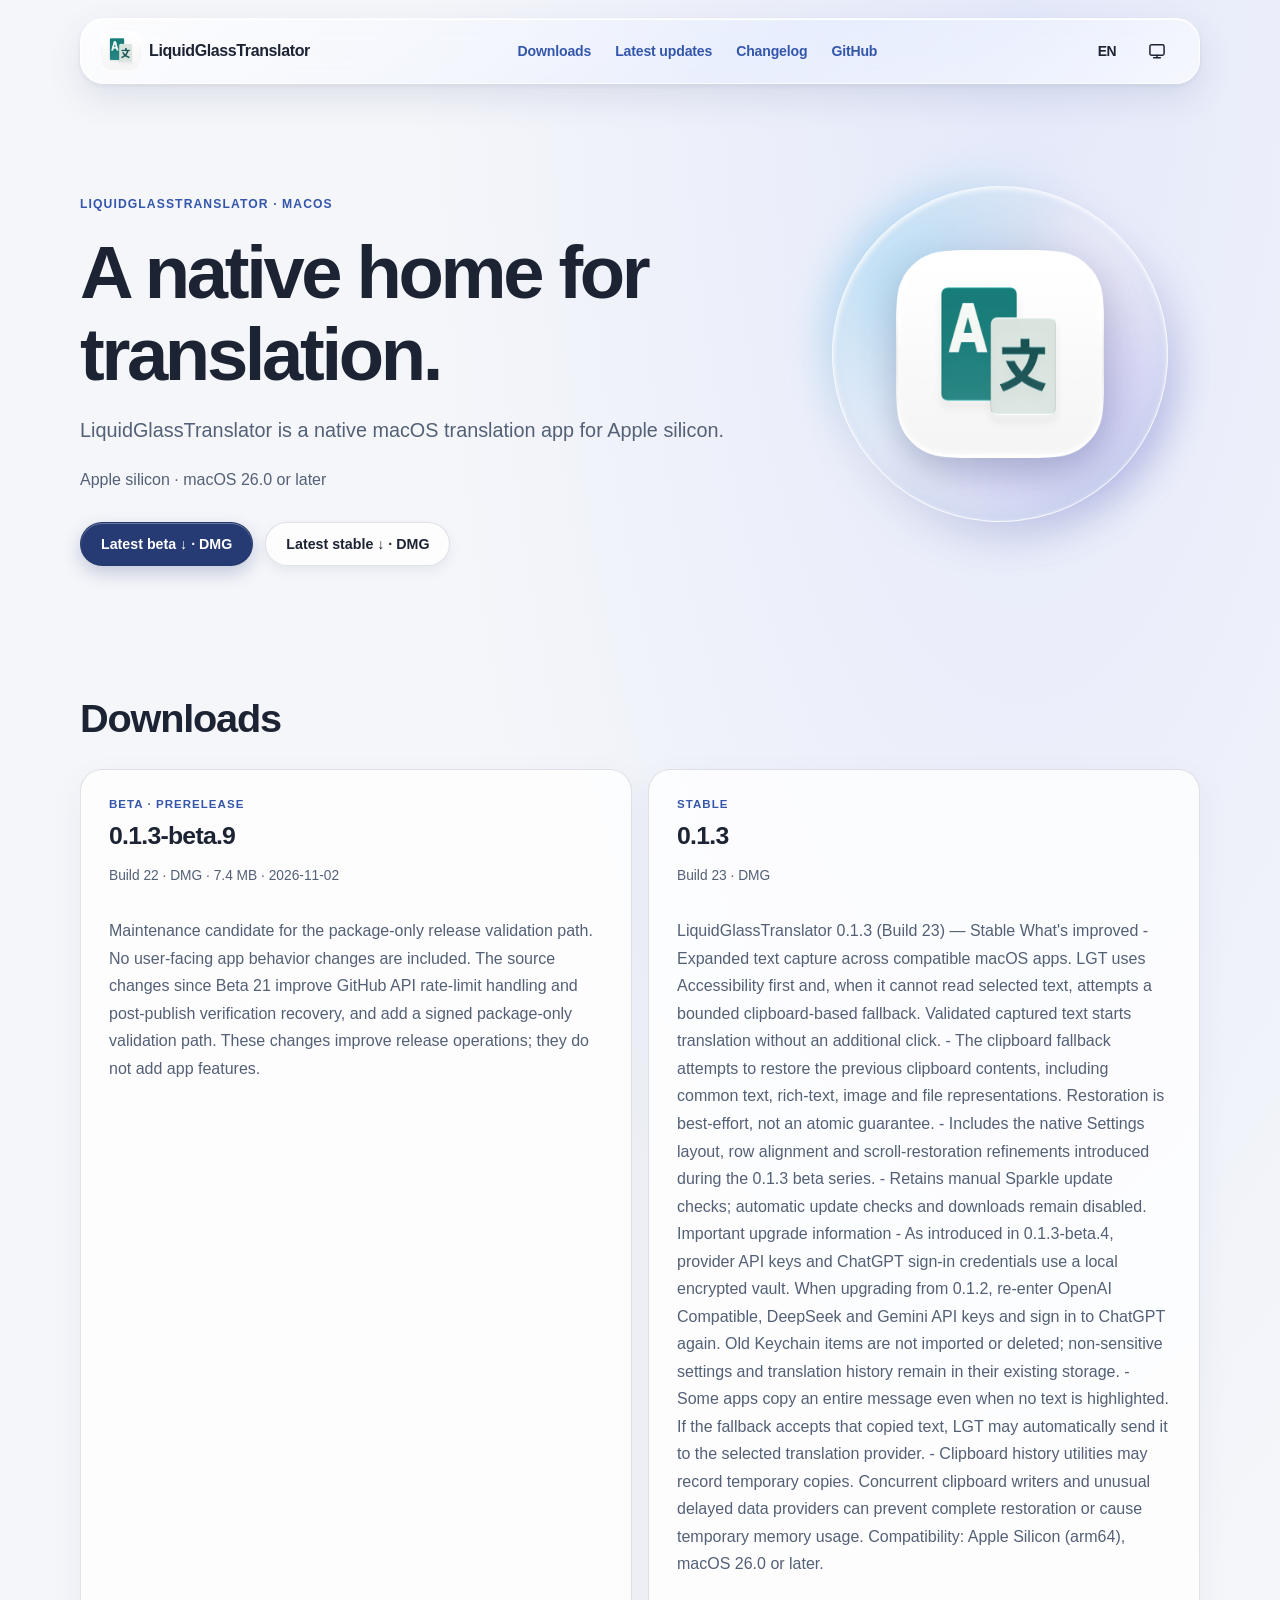
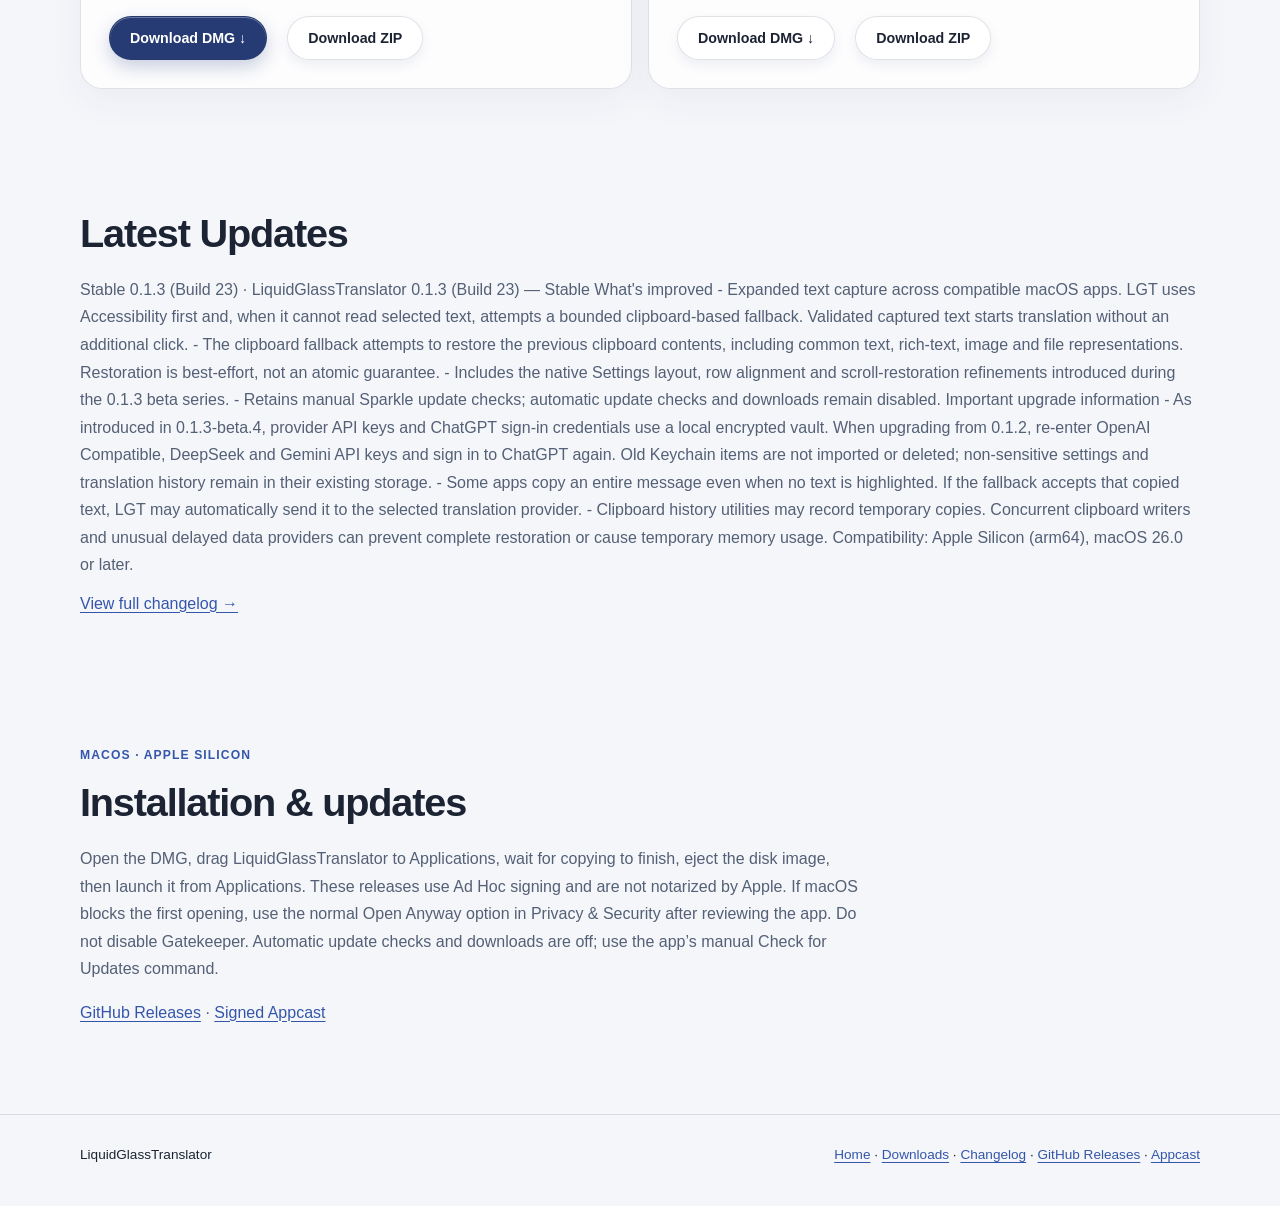
<file: docs/index.html>
<!doctype html>
<html lang="en"><head><meta charset="utf-8"><meta name="viewport" content="width=device-width,initial-scale=1"><meta name="color-scheme" content="light dark"><meta name="description" content="LiquidGlassTranslator is a native macOS translation app for Apple silicon."><title>LiquidGlassTranslator — Downloads</title><script src="assets/language-init.js"></script><script src="assets/theme-init.js"></script><script defer src="assets/controls.js"></script><link rel="stylesheet" href="assets/site.css"><link rel="canonical" href="https://ssiswent.github.io/LiquidGlassTranslator-Releases/en/"><link rel="alternate" hreflang="en" href="en/"><link rel="alternate" hreflang="zh-Hans" href="zh/"><link rel="stylesheet" href="assets/optical.css"><link rel="icon" type="image/png" sizes="32x32" href="assets/favicon-light-32.png"><link rel="apple-touch-icon" sizes="180x180" href="assets/apple-touch-icon.png"></head><body><a class="skip" href="#main">Skip / 跳至内容</a><header class="top"><nav class="wrap"><a class="brand" href="./"><img class="brand-icon" src="assets/app-icon-light.png" alt="" width="40" height="40">LiquidGlassTranslator</a><div class="links"><a href="#downloads">Downloads</a><a href="#history">Latest updates</a><a href="en/changelog/">Changelog</a><a href="https://github.com/Ssiswent/LiquidGlassTranslator-Releases/releases">GitHub</a></div><div class="nav-tools"><details class="nav-control" id="language-control"><summary aria-label="Language" title="Language"><span class="language-glyph" aria-hidden="true">EN</span></summary><div class="control-menu"><a href="zh/" hreflang="zh" aria-label="简体中文">简体中文<span class="check"></span></a><a href="en/" hreflang="en" aria-label="English" aria-current="page">English<span class="check">✓</span></a></div></details><details class="nav-control" id="appearance-control"><summary aria-label="Appearance" title="Appearance"><span class="appearance-icon" aria-hidden="true"><svg data-mode-icon="system" viewBox="0 0 24 24" fill="none" stroke="currentColor" stroke-width="1.8" stroke-linecap="round" stroke-linejoin="round"><rect x="3.5" y="4.5" width="17" height="12.5" rx="2"/><path d="M8 20h8M12 17v3"/></svg><svg data-mode-icon="light" viewBox="0 0 24 24" fill="none" stroke="currentColor" stroke-width="1.8" stroke-linecap="round"><circle cx="12" cy="12" r="4"/><path d="M12 2v2m0 16v2M4.93 4.93l1.42 1.42m11.3 11.3 1.42 1.42M2 12h2m16 0h2M4.93 19.07l1.42-1.42m11.3-11.3 1.42-1.42"/></svg><svg data-mode-icon="dark" viewBox="0 0 24 24" fill="none" stroke="currentColor" stroke-width="1.8" stroke-linecap="round" stroke-linejoin="round"><path d="M20.3 15.2A8.5 8.5 0 0 1 8.8 3.7 8.5 8.5 0 1 0 20.3 15.2Z"/></svg></span></summary><div class="control-menu"><button type="button" data-mode="system" aria-label="System" aria-pressed="true"><span class="menu-option-main"><svg viewBox="0 0 24 24" fill="none" stroke="currentColor" stroke-width="1.8" stroke-linecap="round" stroke-linejoin="round"><rect x="3.5" y="4.5" width="17" height="12.5" rx="2"/><path d="M8 20h8M12 17v3"/></svg><span class="menu-label">System</span></span><span class="check">✓</span></button><button type="button" data-mode="light" aria-label="Light" aria-pressed="false"><span class="menu-option-main"><svg viewBox="0 0 24 24" fill="none" stroke="currentColor" stroke-width="1.8" stroke-linecap="round"><circle cx="12" cy="12" r="4"/><path d="M12 2v2m0 16v2M4.93 4.93l1.42 1.42m11.3 11.3 1.42 1.42M2 12h2m16 0h2M4.93 19.07l1.42-1.42m11.3-11.3 1.42-1.42"/></svg><span class="menu-label">Light</span></span><span class="check"></span></button><button type="button" data-mode="dark" aria-label="Dark" aria-pressed="false"><span class="menu-option-main"><svg viewBox="0 0 24 24" fill="none" stroke="currentColor" stroke-width="1.8" stroke-linecap="round" stroke-linejoin="round"><path d="M20.3 15.2A8.5 8.5 0 0 1 8.8 3.7 8.5 8.5 0 1 0 20.3 15.2Z"/></svg><span class="menu-label">Dark</span></span><span class="check"></span></button></div></details></div></nav></header><main id="main" class="wrap"><section class="hero"><span class="eyebrow">LiquidGlassTranslator · macOS</span><h1>A native home for translation.</h1><p class="lead">LiquidGlassTranslator is a native macOS translation app for Apple silicon.</p><p>Apple silicon · macOS 26.0 or later</p><div class="actions"><a class="btn primary" href="https://github.com/Ssiswent/LiquidGlassTranslator-Releases/releases/download/v0.1.3-beta.9/LiquidGlassTranslator-0.1.3-beta.9-macOS-arm64.dmg">Latest beta ↓ · DMG</a><a class="btn" href="https://github.com/Ssiswent/LiquidGlassTranslator-Releases/releases/download/v0.1.3/LiquidGlassTranslator-0.1.3-macOS-arm64.dmg">Latest stable ↓ · DMG</a></div><div class="hero-art" aria-hidden="true"><div class="glass-orbit"></div><img class="hero-icon" src="assets/app-icon-light.png" alt="" width="512" height="512"></div></section><section class="section" id="downloads"><div class="sectionhead"><h2>Downloads</h2></div><div class="grid"><article class="card"><span class="tag">Beta · Prerelease</span><div class="version">0.1.3-beta.9</div><p class="meta">Build 22 · DMG · 7.4 MB · 2026-11-02</p><p>Maintenance candidate for the package-only release validation path. No user-facing app behavior changes are included.

The source changes since Beta 21 improve GitHub API rate-limit handling and post-publish verification recovery, and add a signed package-only validation path. These changes improve release operations; they do not add app features.</p><div class="download-actions"><a class="btn primary" href="https://github.com/Ssiswent/LiquidGlassTranslator-Releases/releases/download/v0.1.3-beta.9/LiquidGlassTranslator-0.1.3-beta.9-macOS-arm64.dmg">Download DMG ↓</a> <a class="btn" href="https://github.com/Ssiswent/LiquidGlassTranslator-Releases/releases/download/v0.1.3-beta.9/LiquidGlassTranslator-0.1.3-beta.9-macOS-arm64.zip">Download ZIP</a></div></article><article class="card"><span class="tag">Stable</span><div class="version">0.1.3</div><p class="meta">Build 23 · DMG</p><p>LiquidGlassTranslator 0.1.3 (Build 23) — Stable

What&#x27;s improved
- Expanded text capture across compatible macOS apps. LGT uses Accessibility first and, when it cannot read selected text, attempts a bounded clipboard-based fallback. Validated captured text starts translation without an additional click.
- The clipboard fallback attempts to restore the previous clipboard contents, including common text, rich-text, image and file representations. Restoration is best-effort, not an atomic guarantee.
- Includes the native Settings layout, row alignment and scroll-restoration refinements introduced during the 0.1.3 beta series.
- Retains manual Sparkle update checks; automatic update checks and downloads remain disabled.

Important upgrade information
- As introduced in 0.1.3-beta.4, provider API keys and ChatGPT sign-in credentials use a local encrypted vault. When upgrading from 0.1.2, re-enter OpenAI Compatible, DeepSeek and Gemini API keys and sign in to ChatGPT again. Old Keychain items are not imported or deleted; non-sensitive settings and translation history remain in their existing storage.
- Some apps copy an entire message even when no text is highlighted. If the fallback accepts that copied text, LGT may automatically send it to the selected translation provider.
- Clipboard history utilities may record temporary copies. Concurrent clipboard writers and unusual delayed data providers can prevent complete restoration or cause temporary memory usage.

Compatibility: Apple Silicon (arm64), macOS 26.0 or later.</p><div class="download-actions"><a class="btn" href="https://github.com/Ssiswent/LiquidGlassTranslator-Releases/releases/download/v0.1.3/LiquidGlassTranslator-0.1.3-macOS-arm64.dmg">Download DMG ↓</a> <a class="btn" href="https://github.com/Ssiswent/LiquidGlassTranslator-Releases/releases/download/v0.1.3/LiquidGlassTranslator-0.1.3-macOS-arm64.zip">Download ZIP</a></div></article></div></section><section class="section" id="history"><h2>Latest Updates</h2><p>Stable 0.1.3 (Build 23) · LiquidGlassTranslator 0.1.3 (Build 23) — Stable

What&#x27;s improved
- Expanded text capture across compatible macOS apps. LGT uses Accessibility first and, when it cannot read selected text, attempts a bounded clipboard-based fallback. Validated captured text starts translation without an additional click.
- The clipboard fallback attempts to restore the previous clipboard contents, including common text, rich-text, image and file representations. Restoration is best-effort, not an atomic guarantee.
- Includes the native Settings layout, row alignment and scroll-restoration refinements introduced during the 0.1.3 beta series.
- Retains manual Sparkle update checks; automatic update checks and downloads remain disabled.

Important upgrade information
- As introduced in 0.1.3-beta.4, provider API keys and ChatGPT sign-in credentials use a local encrypted vault. When upgrading from 0.1.2, re-enter OpenAI Compatible, DeepSeek and Gemini API keys and sign in to ChatGPT again. Old Keychain items are not imported or deleted; non-sensitive settings and translation history remain in their existing storage.
- Some apps copy an entire message even when no text is highlighted. If the fallback accepts that copied text, LGT may automatically send it to the selected translation provider.
- Clipboard history utilities may record temporary copies. Concurrent clipboard writers and unusual delayed data providers can prevent complete restoration or cause temporary memory usage.

Compatibility: Apple Silicon (arm64), macOS 26.0 or later.</p><a href="en/changelog/">View full changelog →</a></section><section class="section support"><p class="eyebrow">macOS · Apple silicon</p><h2>Installation & updates</h2><p>Open the DMG, drag LiquidGlassTranslator to Applications, wait for copying to finish, eject the disk image, then launch it from Applications. These releases use Ad Hoc signing and are not notarized by Apple. If macOS blocks the first opening, use the normal Open Anyway option in Privacy & Security after reviewing the app. Do not disable Gatekeeper. Automatic update checks and downloads are off; use the app’s manual Check for Updates command.</p><p><a href="https://github.com/Ssiswent/LiquidGlassTranslator-Releases/releases">GitHub Releases</a> · <a href="https://ssiswent.github.io/LiquidGlassTranslator-Releases/appcast.xml">Signed Appcast</a></p></section></main><footer><div class="wrap"><span>LiquidGlassTranslator</span><span><a href="./">Home</a> · <a href="#downloads">Downloads</a> · <a href="en/changelog/">Changelog</a> · <a href="https://github.com/Ssiswent/LiquidGlassTranslator-Releases/releases">GitHub Releases</a> · <a href="https://ssiswent.github.io/LiquidGlassTranslator-Releases/appcast.xml">Appcast</a></span></div></footer></body></html>
</file>
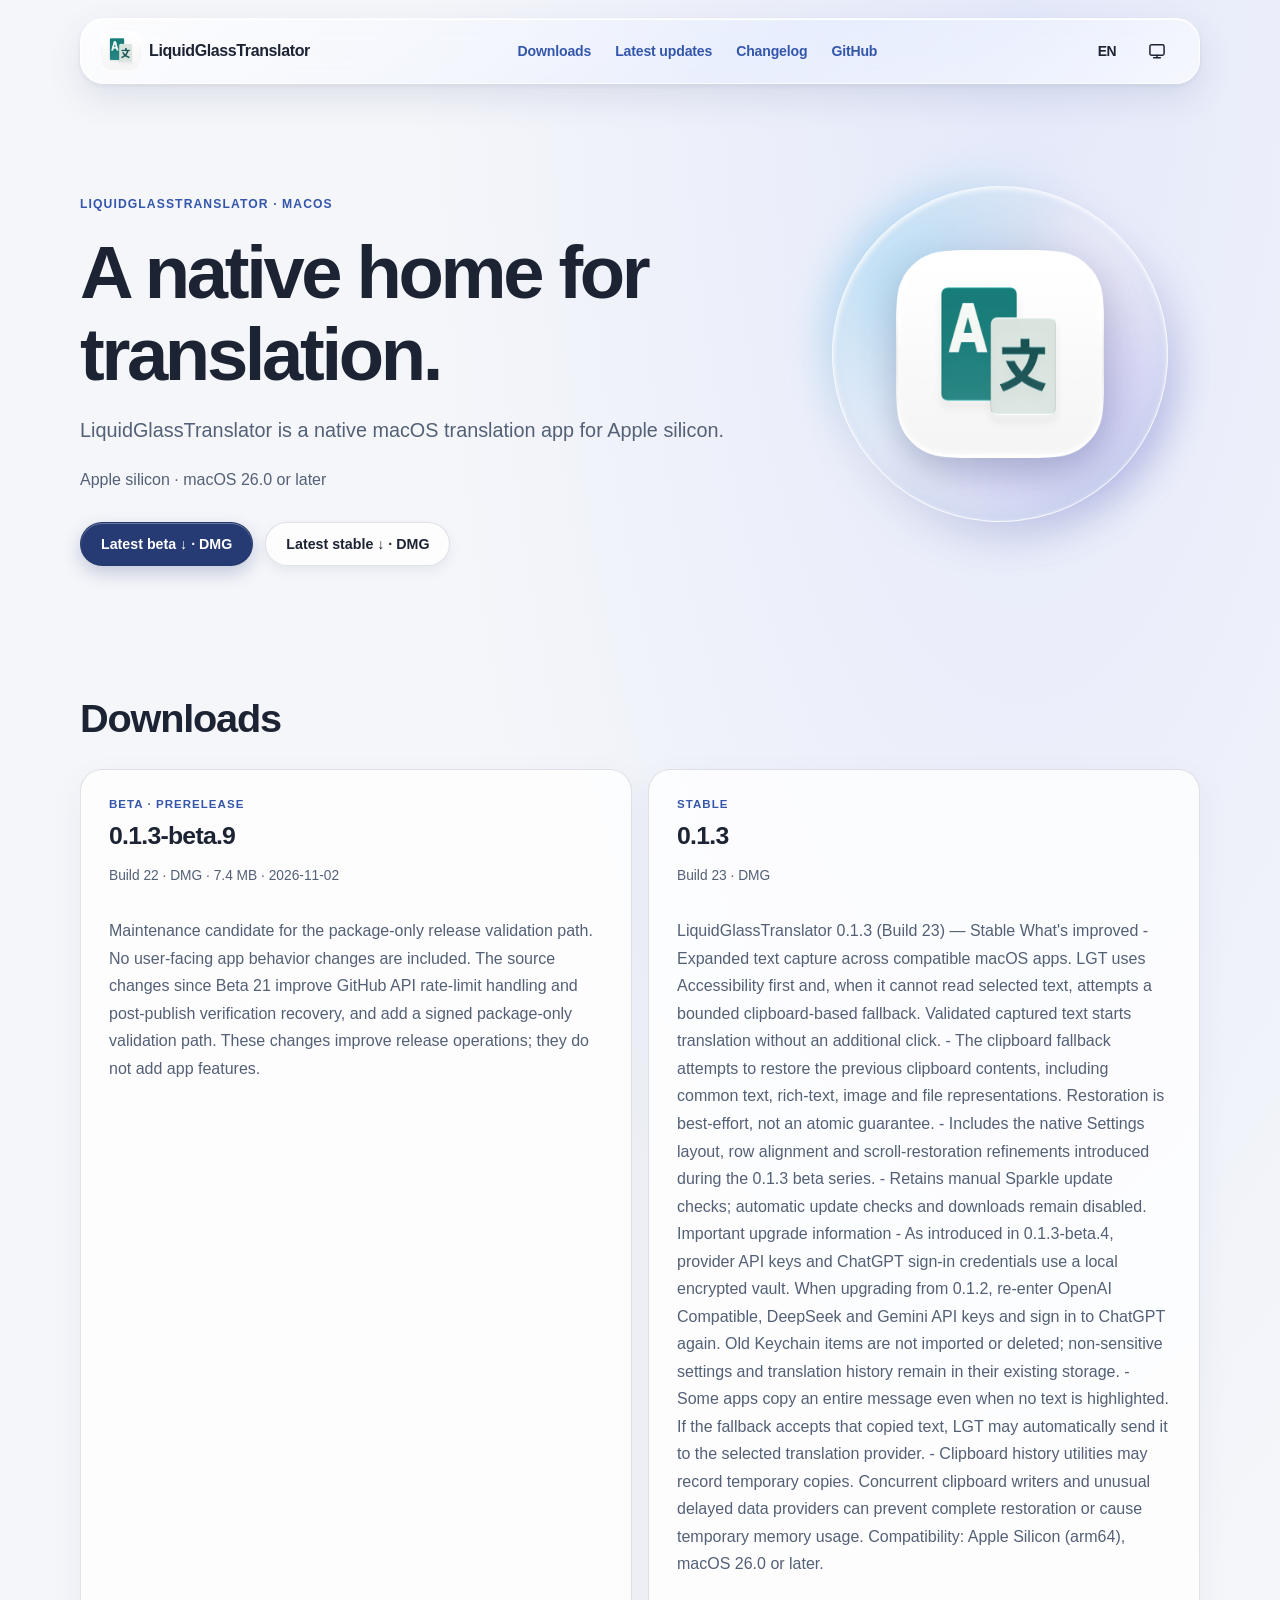
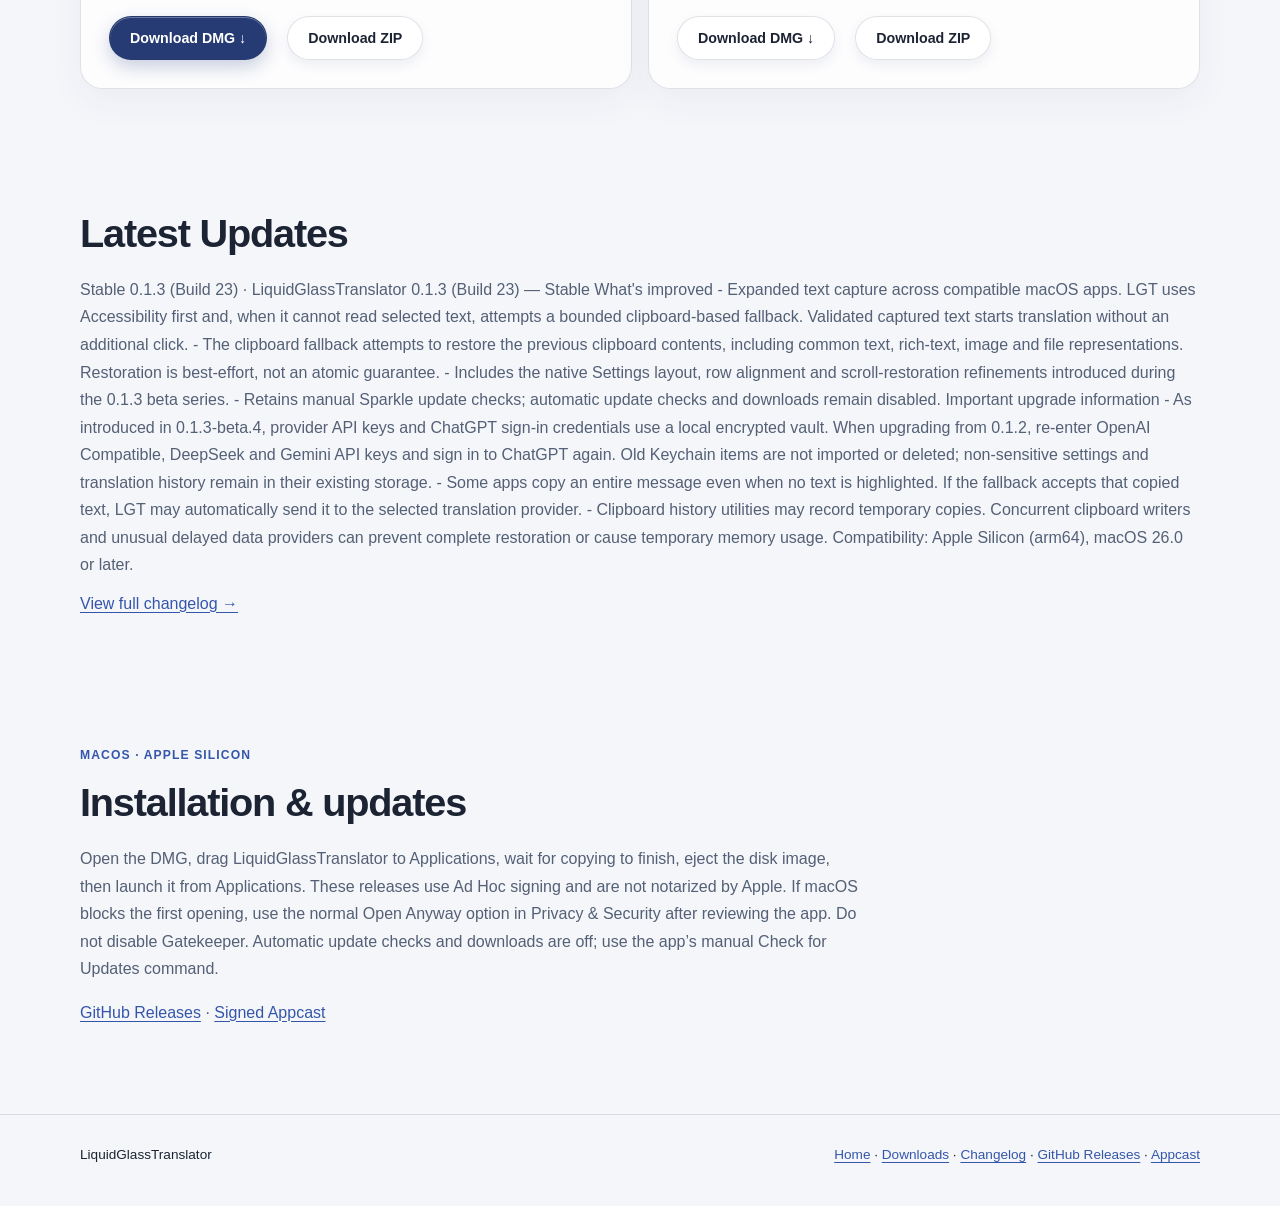
<file: docs/en/index.html>
<!doctype html>
<html lang="en"><head><meta charset="utf-8"><meta name="viewport" content="width=device-width,initial-scale=1"><meta name="color-scheme" content="light dark"><meta name="description" content="LiquidGlassTranslator is a native macOS translation app for Apple silicon."><title>LiquidGlassTranslator — Downloads</title><script src="../assets/theme-init.js"></script><script defer src="../assets/controls.js"></script><link rel="stylesheet" href="../assets/site.css"><link rel="alternate" hreflang="en" href="../en/"><link rel="alternate" hreflang="zh-Hans" href="../zh/"><link rel="stylesheet" href="../assets/optical.css"><link rel="icon" type="image/png" sizes="32x32" href="../assets/favicon-light-32.png"><link rel="apple-touch-icon" sizes="180x180" href="../assets/apple-touch-icon.png"></head><body><a class="skip" href="#main">Skip / 跳至内容</a><header class="top"><nav class="wrap"><a class="brand" href="./"><img class="brand-icon" src="../assets/app-icon-light.png" alt="" width="40" height="40">LiquidGlassTranslator</a><div class="links"><a href="#downloads">Downloads</a><a href="#history">Latest updates</a><a href="changelog/">Changelog</a><a href="https://github.com/Ssiswent/LiquidGlassTranslator-Releases/releases">GitHub</a></div><div class="nav-tools"><details class="nav-control" id="language-control"><summary aria-label="Language" title="Language"><span class="language-glyph" aria-hidden="true">EN</span></summary><div class="control-menu"><a href="../zh/" hreflang="zh" aria-label="简体中文">简体中文<span class="check"></span></a><a href="../en/" hreflang="en" aria-label="English" aria-current="page">English<span class="check">✓</span></a></div></details><details class="nav-control" id="appearance-control"><summary aria-label="Appearance" title="Appearance"><span class="appearance-icon" aria-hidden="true"><svg data-mode-icon="system" viewBox="0 0 24 24" fill="none" stroke="currentColor" stroke-width="1.8" stroke-linecap="round" stroke-linejoin="round"><rect x="3.5" y="4.5" width="17" height="12.5" rx="2"/><path d="M8 20h8M12 17v3"/></svg><svg data-mode-icon="light" viewBox="0 0 24 24" fill="none" stroke="currentColor" stroke-width="1.8" stroke-linecap="round"><circle cx="12" cy="12" r="4"/><path d="M12 2v2m0 16v2M4.93 4.93l1.42 1.42m11.3 11.3 1.42 1.42M2 12h2m16 0h2M4.93 19.07l1.42-1.42m11.3-11.3 1.42-1.42"/></svg><svg data-mode-icon="dark" viewBox="0 0 24 24" fill="none" stroke="currentColor" stroke-width="1.8" stroke-linecap="round" stroke-linejoin="round"><path d="M20.3 15.2A8.5 8.5 0 0 1 8.8 3.7 8.5 8.5 0 1 0 20.3 15.2Z"/></svg></span></summary><div class="control-menu"><button type="button" data-mode="system" aria-label="System" aria-pressed="true"><span class="menu-option-main"><svg viewBox="0 0 24 24" fill="none" stroke="currentColor" stroke-width="1.8" stroke-linecap="round" stroke-linejoin="round"><rect x="3.5" y="4.5" width="17" height="12.5" rx="2"/><path d="M8 20h8M12 17v3"/></svg><span class="menu-label">System</span></span><span class="check">✓</span></button><button type="button" data-mode="light" aria-label="Light" aria-pressed="false"><span class="menu-option-main"><svg viewBox="0 0 24 24" fill="none" stroke="currentColor" stroke-width="1.8" stroke-linecap="round"><circle cx="12" cy="12" r="4"/><path d="M12 2v2m0 16v2M4.93 4.93l1.42 1.42m11.3 11.3 1.42 1.42M2 12h2m16 0h2M4.93 19.07l1.42-1.42m11.3-11.3 1.42-1.42"/></svg><span class="menu-label">Light</span></span><span class="check"></span></button><button type="button" data-mode="dark" aria-label="Dark" aria-pressed="false"><span class="menu-option-main"><svg viewBox="0 0 24 24" fill="none" stroke="currentColor" stroke-width="1.8" stroke-linecap="round" stroke-linejoin="round"><path d="M20.3 15.2A8.5 8.5 0 0 1 8.8 3.7 8.5 8.5 0 1 0 20.3 15.2Z"/></svg><span class="menu-label">Dark</span></span><span class="check"></span></button></div></details></div></nav></header><main id="main" class="wrap"><section class="hero"><span class="eyebrow">LiquidGlassTranslator · macOS</span><h1>A native home for translation.</h1><p class="lead">LiquidGlassTranslator is a native macOS translation app for Apple silicon.</p><p>Apple silicon · macOS 26.0 or later</p><div class="actions"><a class="btn primary" href="https://github.com/Ssiswent/LiquidGlassTranslator-Releases/releases/download/v0.1.3-beta.9/LiquidGlassTranslator-0.1.3-beta.9-macOS-arm64.dmg">Latest beta ↓ · DMG</a><a class="btn" href="https://github.com/Ssiswent/LiquidGlassTranslator-Releases/releases/download/v0.1.3/LiquidGlassTranslator-0.1.3-macOS-arm64.dmg">Latest stable ↓ · DMG</a></div><div class="hero-art" aria-hidden="true"><div class="glass-orbit"></div><img class="hero-icon" src="../assets/app-icon-light.png" alt="" width="512" height="512"></div></section><section class="section" id="downloads"><div class="sectionhead"><h2>Downloads</h2></div><div class="grid"><article class="card"><span class="tag">Beta · Prerelease</span><div class="version">0.1.3-beta.9</div><p class="meta">Build 22 · DMG · 7.4 MB · 2026-11-02</p><p>Maintenance candidate for the package-only release validation path. No user-facing app behavior changes are included.

The source changes since Beta 21 improve GitHub API rate-limit handling and post-publish verification recovery, and add a signed package-only validation path. These changes improve release operations; they do not add app features.</p><div class="download-actions"><a class="btn primary" href="https://github.com/Ssiswent/LiquidGlassTranslator-Releases/releases/download/v0.1.3-beta.9/LiquidGlassTranslator-0.1.3-beta.9-macOS-arm64.dmg">Download DMG ↓</a> <a class="btn" href="https://github.com/Ssiswent/LiquidGlassTranslator-Releases/releases/download/v0.1.3-beta.9/LiquidGlassTranslator-0.1.3-beta.9-macOS-arm64.zip">Download ZIP</a></div></article><article class="card"><span class="tag">Stable</span><div class="version">0.1.3</div><p class="meta">Build 23 · DMG</p><p>LiquidGlassTranslator 0.1.3 (Build 23) — Stable

What&#x27;s improved
- Expanded text capture across compatible macOS apps. LGT uses Accessibility first and, when it cannot read selected text, attempts a bounded clipboard-based fallback. Validated captured text starts translation without an additional click.
- The clipboard fallback attempts to restore the previous clipboard contents, including common text, rich-text, image and file representations. Restoration is best-effort, not an atomic guarantee.
- Includes the native Settings layout, row alignment and scroll-restoration refinements introduced during the 0.1.3 beta series.
- Retains manual Sparkle update checks; automatic update checks and downloads remain disabled.

Important upgrade information
- As introduced in 0.1.3-beta.4, provider API keys and ChatGPT sign-in credentials use a local encrypted vault. When upgrading from 0.1.2, re-enter OpenAI Compatible, DeepSeek and Gemini API keys and sign in to ChatGPT again. Old Keychain items are not imported or deleted; non-sensitive settings and translation history remain in their existing storage.
- Some apps copy an entire message even when no text is highlighted. If the fallback accepts that copied text, LGT may automatically send it to the selected translation provider.
- Clipboard history utilities may record temporary copies. Concurrent clipboard writers and unusual delayed data providers can prevent complete restoration or cause temporary memory usage.

Compatibility: Apple Silicon (arm64), macOS 26.0 or later.</p><div class="download-actions"><a class="btn" href="https://github.com/Ssiswent/LiquidGlassTranslator-Releases/releases/download/v0.1.3/LiquidGlassTranslator-0.1.3-macOS-arm64.dmg">Download DMG ↓</a> <a class="btn" href="https://github.com/Ssiswent/LiquidGlassTranslator-Releases/releases/download/v0.1.3/LiquidGlassTranslator-0.1.3-macOS-arm64.zip">Download ZIP</a></div></article></div></section><section class="section" id="history"><h2>Latest Updates</h2><p>Stable 0.1.3 (Build 23) · LiquidGlassTranslator 0.1.3 (Build 23) — Stable

What&#x27;s improved
- Expanded text capture across compatible macOS apps. LGT uses Accessibility first and, when it cannot read selected text, attempts a bounded clipboard-based fallback. Validated captured text starts translation without an additional click.
- The clipboard fallback attempts to restore the previous clipboard contents, including common text, rich-text, image and file representations. Restoration is best-effort, not an atomic guarantee.
- Includes the native Settings layout, row alignment and scroll-restoration refinements introduced during the 0.1.3 beta series.
- Retains manual Sparkle update checks; automatic update checks and downloads remain disabled.

Important upgrade information
- As introduced in 0.1.3-beta.4, provider API keys and ChatGPT sign-in credentials use a local encrypted vault. When upgrading from 0.1.2, re-enter OpenAI Compatible, DeepSeek and Gemini API keys and sign in to ChatGPT again. Old Keychain items are not imported or deleted; non-sensitive settings and translation history remain in their existing storage.
- Some apps copy an entire message even when no text is highlighted. If the fallback accepts that copied text, LGT may automatically send it to the selected translation provider.
- Clipboard history utilities may record temporary copies. Concurrent clipboard writers and unusual delayed data providers can prevent complete restoration or cause temporary memory usage.

Compatibility: Apple Silicon (arm64), macOS 26.0 or later.</p><a href="changelog/">View full changelog →</a></section><section class="section support"><p class="eyebrow">macOS · Apple silicon</p><h2>Installation & updates</h2><p>Open the DMG, drag LiquidGlassTranslator to Applications, wait for copying to finish, eject the disk image, then launch it from Applications. These releases use Ad Hoc signing and are not notarized by Apple. If macOS blocks the first opening, use the normal Open Anyway option in Privacy & Security after reviewing the app. Do not disable Gatekeeper. Automatic update checks and downloads are off; use the app’s manual Check for Updates command.</p><p><a href="https://github.com/Ssiswent/LiquidGlassTranslator-Releases/releases">GitHub Releases</a> · <a href="https://ssiswent.github.io/LiquidGlassTranslator-Releases/appcast.xml">Signed Appcast</a></p></section></main><footer><div class="wrap"><span>LiquidGlassTranslator</span><span><a href="./">Home</a> · <a href="#downloads">Downloads</a> · <a href="changelog/">Changelog</a> · <a href="https://github.com/Ssiswent/LiquidGlassTranslator-Releases/releases">GitHub Releases</a> · <a href="https://ssiswent.github.io/LiquidGlassTranslator-Releases/appcast.xml">Appcast</a></span></div></footer></body></html>
</file>
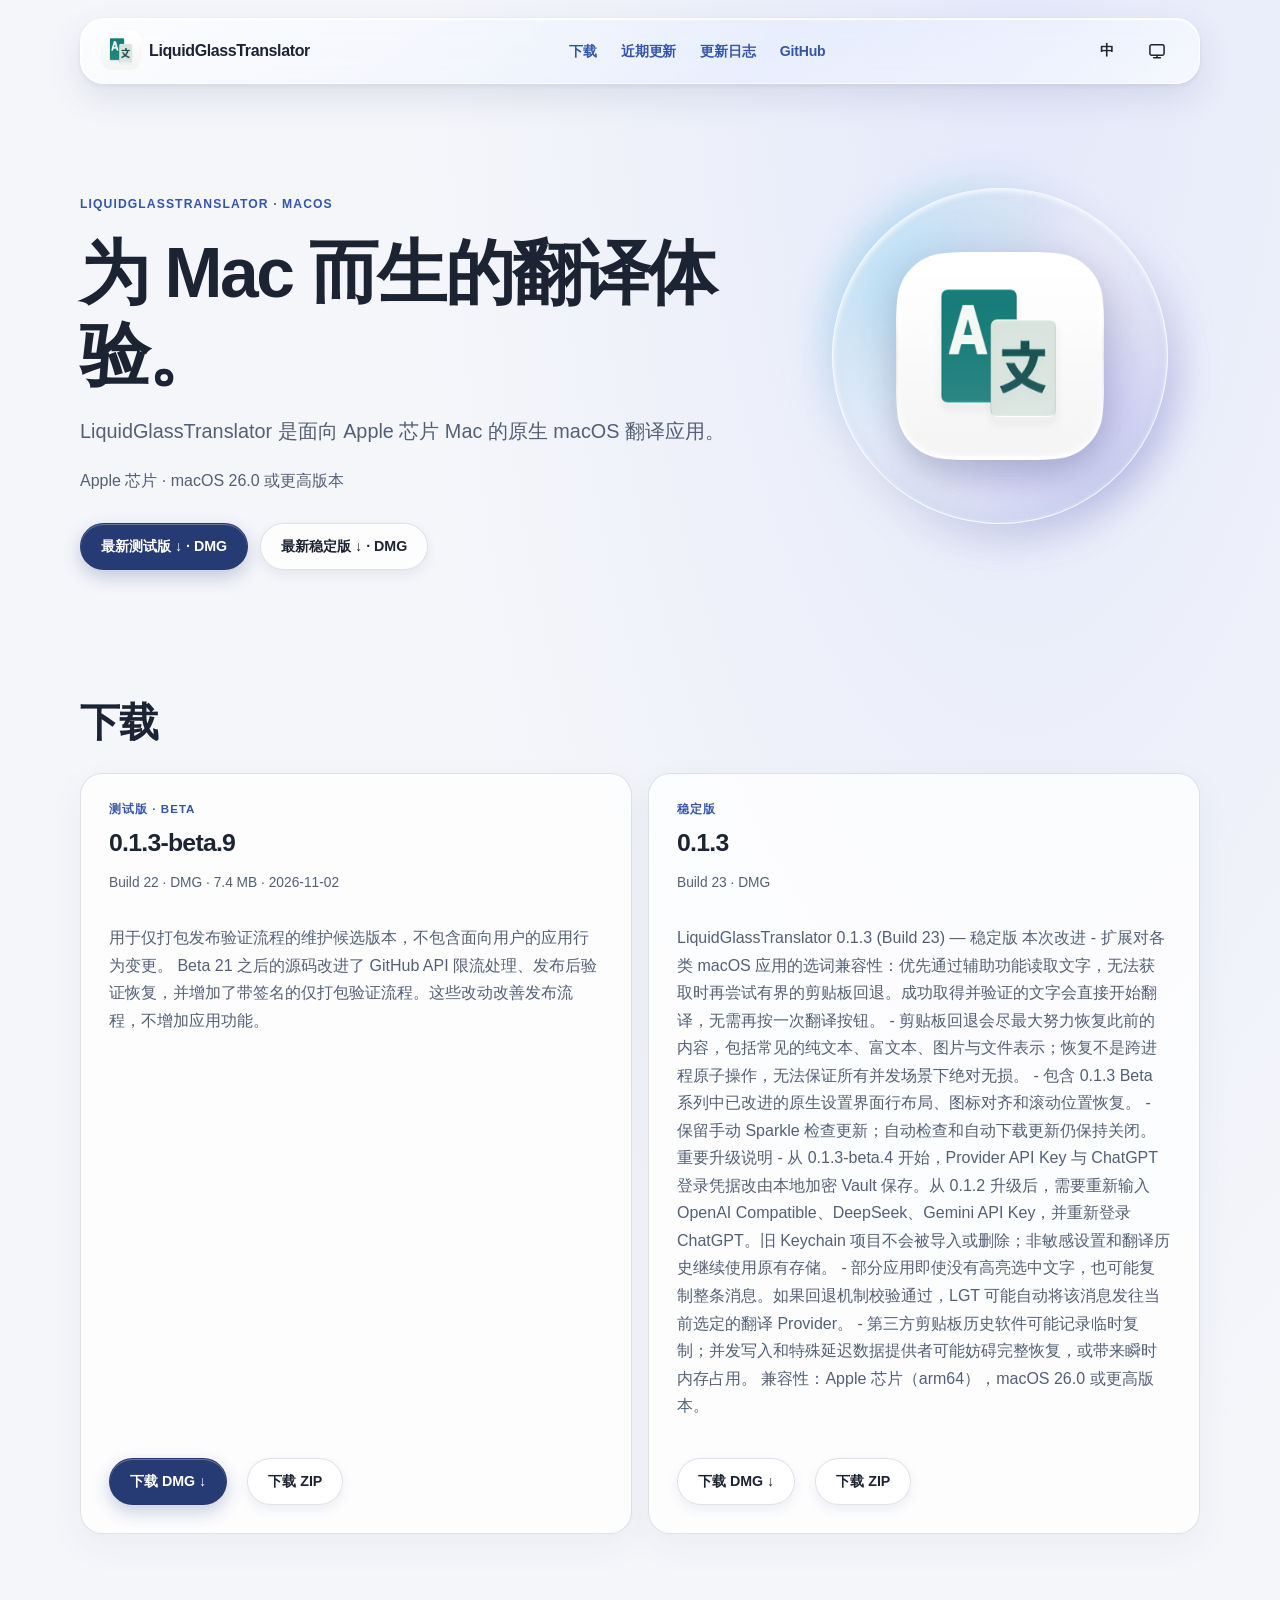
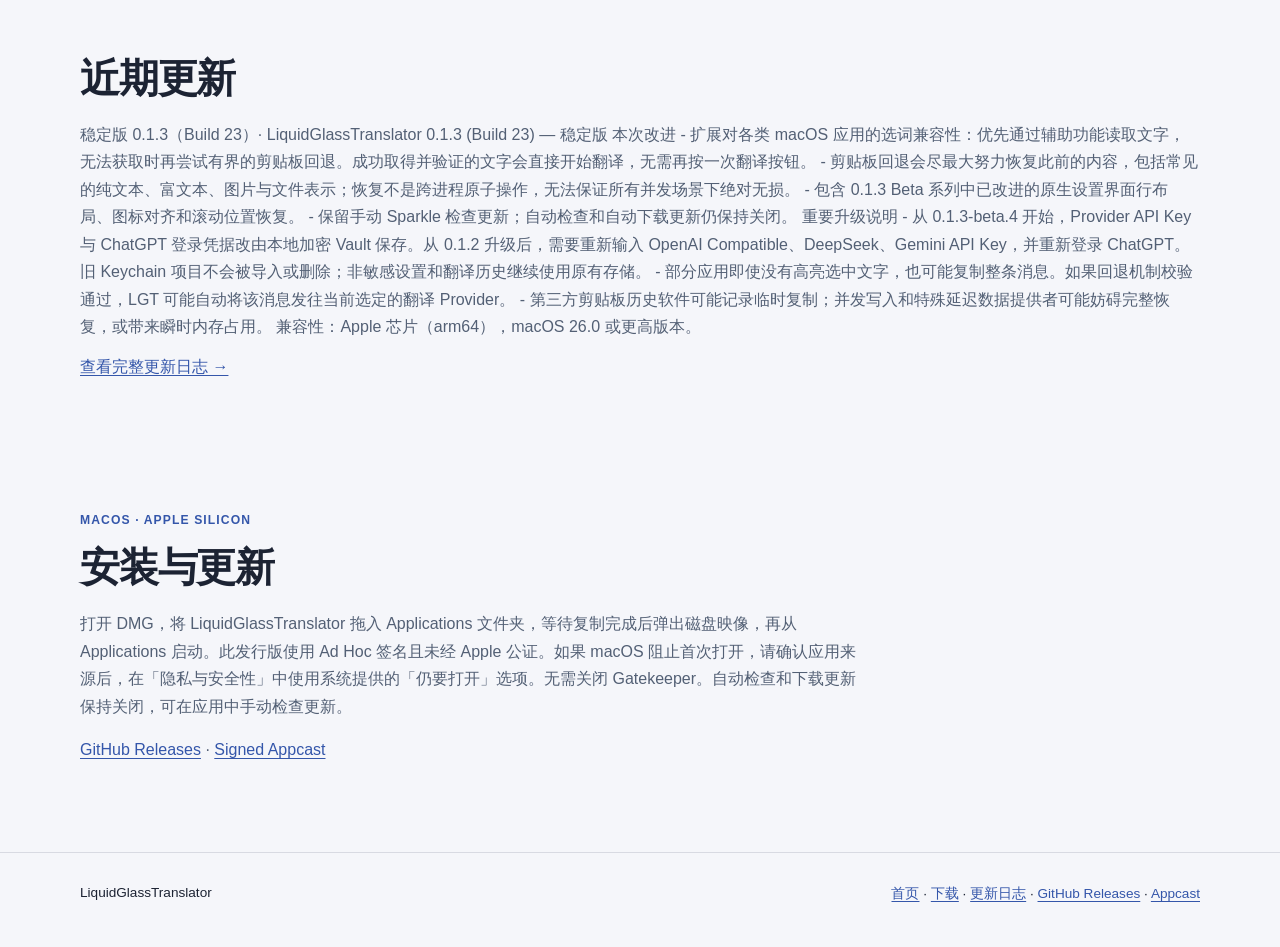
<file: docs/zh/index.html>
<!doctype html>
<html lang="zh-Hans"><head><meta charset="utf-8"><meta name="viewport" content="width=device-width,initial-scale=1"><meta name="color-scheme" content="light dark"><meta name="description" content="LiquidGlassTranslator 是面向 Apple 芯片 Mac 的原生 macOS 翻译应用。"><title>LiquidGlassTranslator — 下载</title><script src="../assets/theme-init.js"></script><script defer src="../assets/controls.js"></script><link rel="stylesheet" href="../assets/site.css"><link rel="alternate" hreflang="en" href="../en/"><link rel="alternate" hreflang="zh-Hans" href="../zh/"><link rel="stylesheet" href="../assets/optical.css"><link rel="icon" type="image/png" sizes="32x32" href="../assets/favicon-light-32.png"><link rel="apple-touch-icon" sizes="180x180" href="../assets/apple-touch-icon.png"></head><body><a class="skip" href="#main">Skip / 跳至内容</a><header class="top"><nav class="wrap"><a class="brand" href="./"><img class="brand-icon" src="../assets/app-icon-light.png" alt="" width="40" height="40">LiquidGlassTranslator</a><div class="links"><a href="#downloads">下载</a><a href="#history">近期更新</a><a href="changelog/">更新日志</a><a href="https://github.com/Ssiswent/LiquidGlassTranslator-Releases/releases">GitHub</a></div><div class="nav-tools"><details class="nav-control" id="language-control"><summary aria-label="语言" title="语言"><span class="language-glyph" aria-hidden="true">中</span></summary><div class="control-menu"><a href="../zh/" hreflang="zh" aria-label="简体中文" aria-current="page">简体中文<span class="check">✓</span></a><a href="../en/" hreflang="en" aria-label="English">English<span class="check"></span></a></div></details><details class="nav-control" id="appearance-control"><summary aria-label="外观" title="外观"><span class="appearance-icon" aria-hidden="true"><svg data-mode-icon="system" viewBox="0 0 24 24" fill="none" stroke="currentColor" stroke-width="1.8" stroke-linecap="round" stroke-linejoin="round"><rect x="3.5" y="4.5" width="17" height="12.5" rx="2"/><path d="M8 20h8M12 17v3"/></svg><svg data-mode-icon="light" viewBox="0 0 24 24" fill="none" stroke="currentColor" stroke-width="1.8" stroke-linecap="round"><circle cx="12" cy="12" r="4"/><path d="M12 2v2m0 16v2M4.93 4.93l1.42 1.42m11.3 11.3 1.42 1.42M2 12h2m16 0h2M4.93 19.07l1.42-1.42m11.3-11.3 1.42-1.42"/></svg><svg data-mode-icon="dark" viewBox="0 0 24 24" fill="none" stroke="currentColor" stroke-width="1.8" stroke-linecap="round" stroke-linejoin="round"><path d="M20.3 15.2A8.5 8.5 0 0 1 8.8 3.7 8.5 8.5 0 1 0 20.3 15.2Z"/></svg></span></summary><div class="control-menu"><button type="button" data-mode="system" aria-label="跟随系统" aria-pressed="true"><span class="menu-option-main"><svg viewBox="0 0 24 24" fill="none" stroke="currentColor" stroke-width="1.8" stroke-linecap="round" stroke-linejoin="round"><rect x="3.5" y="4.5" width="17" height="12.5" rx="2"/><path d="M8 20h8M12 17v3"/></svg><span class="menu-label">跟随系统</span></span><span class="check">✓</span></button><button type="button" data-mode="light" aria-label="浅色" aria-pressed="false"><span class="menu-option-main"><svg viewBox="0 0 24 24" fill="none" stroke="currentColor" stroke-width="1.8" stroke-linecap="round"><circle cx="12" cy="12" r="4"/><path d="M12 2v2m0 16v2M4.93 4.93l1.42 1.42m11.3 11.3 1.42 1.42M2 12h2m16 0h2M4.93 19.07l1.42-1.42m11.3-11.3 1.42-1.42"/></svg><span class="menu-label">浅色</span></span><span class="check"></span></button><button type="button" data-mode="dark" aria-label="深色" aria-pressed="false"><span class="menu-option-main"><svg viewBox="0 0 24 24" fill="none" stroke="currentColor" stroke-width="1.8" stroke-linecap="round" stroke-linejoin="round"><path d="M20.3 15.2A8.5 8.5 0 0 1 8.8 3.7 8.5 8.5 0 1 0 20.3 15.2Z"/></svg><span class="menu-label">深色</span></span><span class="check"></span></button></div></details></div></nav></header><main id="main" class="wrap"><section class="hero"><span class="eyebrow">LiquidGlassTranslator · macOS</span><h1>为 Mac 而生的翻译体验。</h1><p class="lead">LiquidGlassTranslator 是面向 Apple 芯片 Mac 的原生 macOS 翻译应用。</p><p>Apple 芯片 · macOS 26.0 或更高版本</p><div class="actions"><a class="btn primary" href="https://github.com/Ssiswent/LiquidGlassTranslator-Releases/releases/download/v0.1.3-beta.9/LiquidGlassTranslator-0.1.3-beta.9-macOS-arm64.dmg">最新测试版 ↓ · DMG</a><a class="btn" href="https://github.com/Ssiswent/LiquidGlassTranslator-Releases/releases/download/v0.1.3/LiquidGlassTranslator-0.1.3-macOS-arm64.dmg">最新稳定版 ↓ · DMG</a></div><div class="hero-art" aria-hidden="true"><div class="glass-orbit"></div><img class="hero-icon" src="../assets/app-icon-light.png" alt="" width="512" height="512"></div></section><section class="section" id="downloads"><div class="sectionhead"><h2>下载</h2></div><div class="grid"><article class="card"><span class="tag">测试版 · Beta</span><div class="version">0.1.3-beta.9</div><p class="meta">Build 22 · DMG · 7.4 MB · 2026-11-02</p><p>用于仅打包发布验证流程的维护候选版本，不包含面向用户的应用行为变更。

Beta 21 之后的源码改进了 GitHub API 限流处理、发布后验证恢复，并增加了带签名的仅打包验证流程。这些改动改善发布流程，不增加应用功能。</p><div class="download-actions"><a class="btn primary" href="https://github.com/Ssiswent/LiquidGlassTranslator-Releases/releases/download/v0.1.3-beta.9/LiquidGlassTranslator-0.1.3-beta.9-macOS-arm64.dmg">下载 DMG ↓</a> <a class="btn" href="https://github.com/Ssiswent/LiquidGlassTranslator-Releases/releases/download/v0.1.3-beta.9/LiquidGlassTranslator-0.1.3-beta.9-macOS-arm64.zip">下载 ZIP</a></div></article><article class="card"><span class="tag">稳定版</span><div class="version">0.1.3</div><p class="meta">Build 23 · DMG</p><p>LiquidGlassTranslator 0.1.3 (Build 23) — 稳定版

本次改进
- 扩展对各类 macOS 应用的选词兼容性：优先通过辅助功能读取文字，无法获取时再尝试有界的剪贴板回退。成功取得并验证的文字会直接开始翻译，无需再按一次翻译按钮。
- 剪贴板回退会尽最大努力恢复此前的内容，包括常见的纯文本、富文本、图片与文件表示；恢复不是跨进程原子操作，无法保证所有并发场景下绝对无损。
- 包含 0.1.3 Beta 系列中已改进的原生设置界面行布局、图标对齐和滚动位置恢复。
- 保留手动 Sparkle 检查更新；自动检查和自动下载更新仍保持关闭。

重要升级说明
- 从 0.1.3-beta.4 开始，Provider API Key 与 ChatGPT 登录凭据改由本地加密 Vault 保存。从 0.1.2 升级后，需要重新输入 OpenAI Compatible、DeepSeek、Gemini API Key，并重新登录 ChatGPT。旧 Keychain 项目不会被导入或删除；非敏感设置和翻译历史继续使用原有存储。
- 部分应用即使没有高亮选中文字，也可能复制整条消息。如果回退机制校验通过，LGT 可能自动将该消息发往当前选定的翻译 Provider。
- 第三方剪贴板历史软件可能记录临时复制；并发写入和特殊延迟数据提供者可能妨碍完整恢复，或带来瞬时内存占用。

兼容性：Apple 芯片（arm64），macOS 26.0 或更高版本。</p><div class="download-actions"><a class="btn" href="https://github.com/Ssiswent/LiquidGlassTranslator-Releases/releases/download/v0.1.3/LiquidGlassTranslator-0.1.3-macOS-arm64.dmg">下载 DMG ↓</a> <a class="btn" href="https://github.com/Ssiswent/LiquidGlassTranslator-Releases/releases/download/v0.1.3/LiquidGlassTranslator-0.1.3-macOS-arm64.zip">下载 ZIP</a></div></article></div></section><section class="section" id="history"><h2>近期更新</h2><p>稳定版 0.1.3（Build 23）· LiquidGlassTranslator 0.1.3 (Build 23) — 稳定版

本次改进
- 扩展对各类 macOS 应用的选词兼容性：优先通过辅助功能读取文字，无法获取时再尝试有界的剪贴板回退。成功取得并验证的文字会直接开始翻译，无需再按一次翻译按钮。
- 剪贴板回退会尽最大努力恢复此前的内容，包括常见的纯文本、富文本、图片与文件表示；恢复不是跨进程原子操作，无法保证所有并发场景下绝对无损。
- 包含 0.1.3 Beta 系列中已改进的原生设置界面行布局、图标对齐和滚动位置恢复。
- 保留手动 Sparkle 检查更新；自动检查和自动下载更新仍保持关闭。

重要升级说明
- 从 0.1.3-beta.4 开始，Provider API Key 与 ChatGPT 登录凭据改由本地加密 Vault 保存。从 0.1.2 升级后，需要重新输入 OpenAI Compatible、DeepSeek、Gemini API Key，并重新登录 ChatGPT。旧 Keychain 项目不会被导入或删除；非敏感设置和翻译历史继续使用原有存储。
- 部分应用即使没有高亮选中文字，也可能复制整条消息。如果回退机制校验通过，LGT 可能自动将该消息发往当前选定的翻译 Provider。
- 第三方剪贴板历史软件可能记录临时复制；并发写入和特殊延迟数据提供者可能妨碍完整恢复，或带来瞬时内存占用。

兼容性：Apple 芯片（arm64），macOS 26.0 或更高版本。</p><a href="changelog/">查看完整更新日志 →</a></section><section class="section support"><p class="eyebrow">macOS · Apple silicon</p><h2>安装与更新</h2><p>打开 DMG，将 LiquidGlassTranslator 拖入 Applications 文件夹，等待复制完成后弹出磁盘映像，再从 Applications 启动。此发行版使用 Ad Hoc 签名且未经 Apple 公证。如果 macOS 阻止首次打开，请确认应用来源后，在「隐私与安全性」中使用系统提供的「仍要打开」选项。无需关闭 Gatekeeper。自动检查和下载更新保持关闭，可在应用中手动检查更新。</p><p><a href="https://github.com/Ssiswent/LiquidGlassTranslator-Releases/releases">GitHub Releases</a> · <a href="https://ssiswent.github.io/LiquidGlassTranslator-Releases/appcast.xml">Signed Appcast</a></p></section></main><footer><div class="wrap"><span>LiquidGlassTranslator</span><span><a href="./">首页</a> · <a href="#downloads">下载</a> · <a href="changelog/">更新日志</a> · <a href="https://github.com/Ssiswent/LiquidGlassTranslator-Releases/releases">GitHub Releases</a> · <a href="https://ssiswent.github.io/LiquidGlassTranslator-Releases/appcast.xml">Appcast</a></span></div></footer></body></html>
</file>
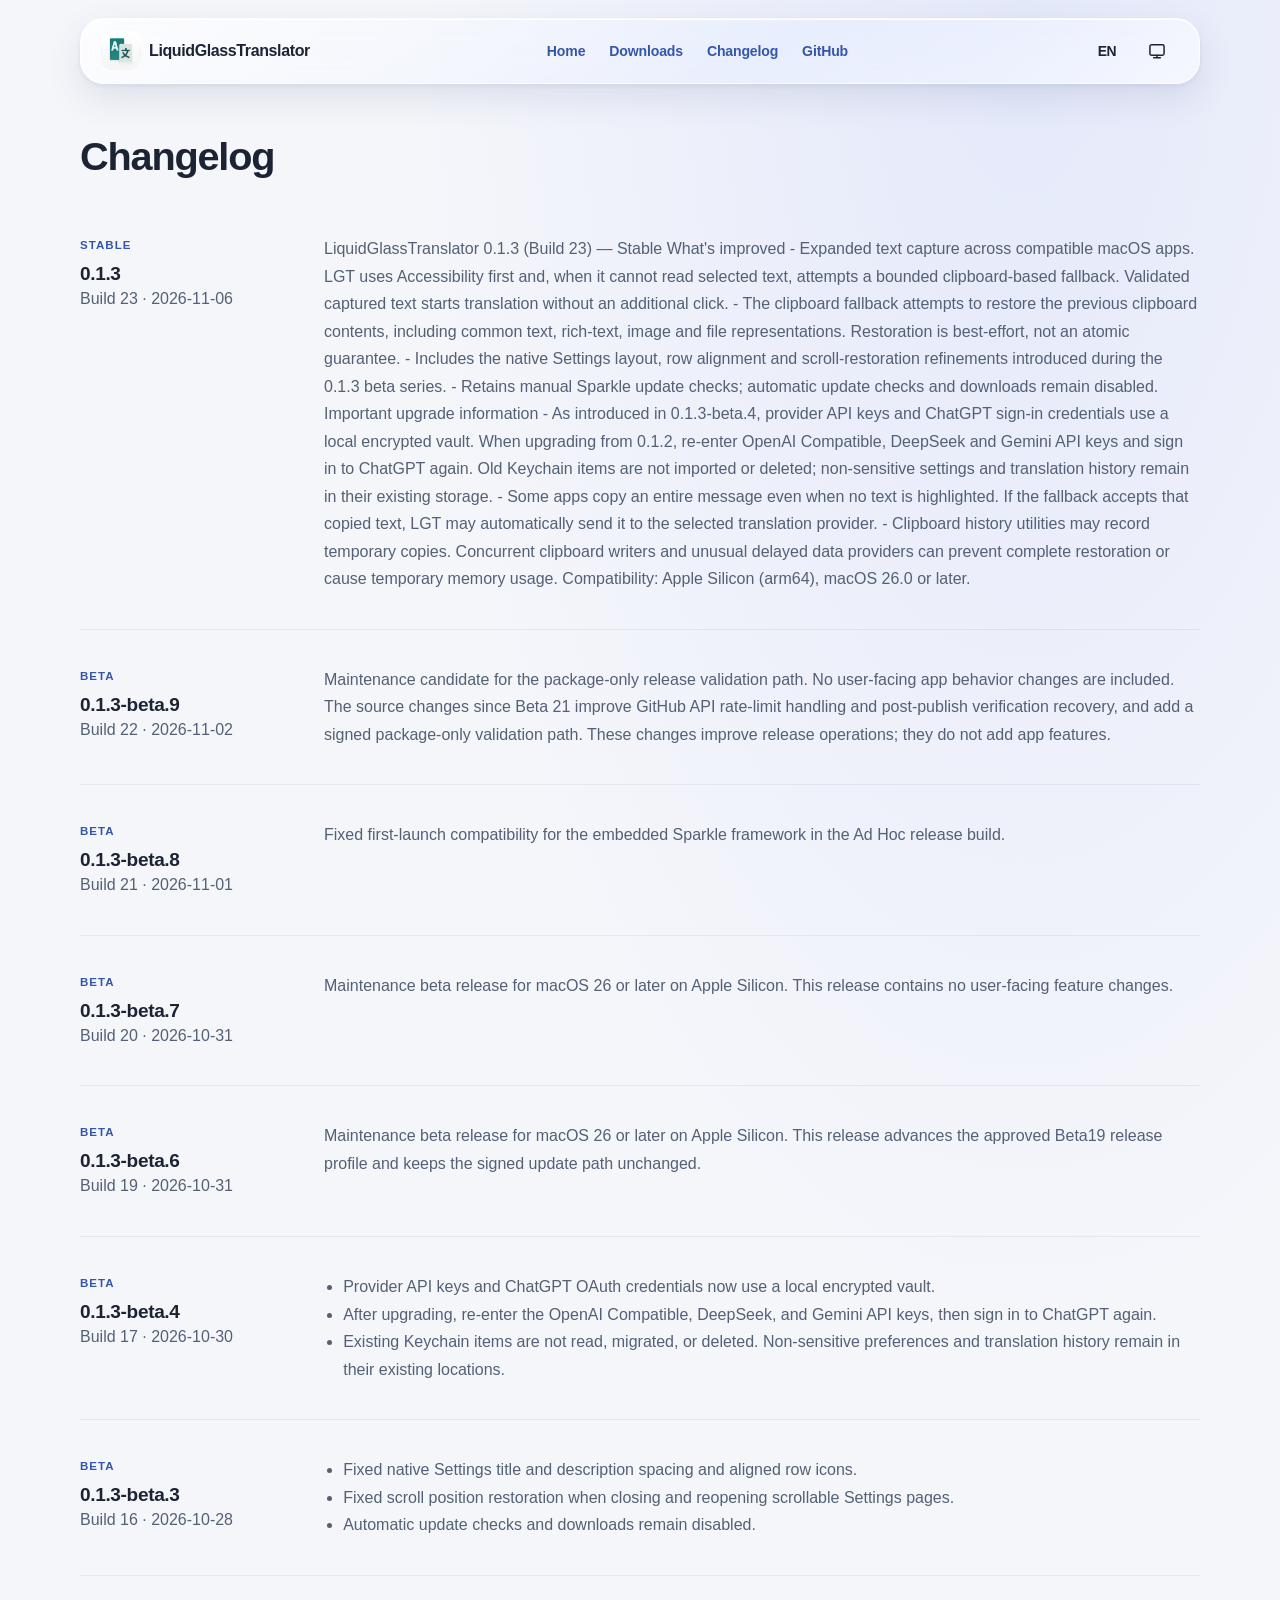
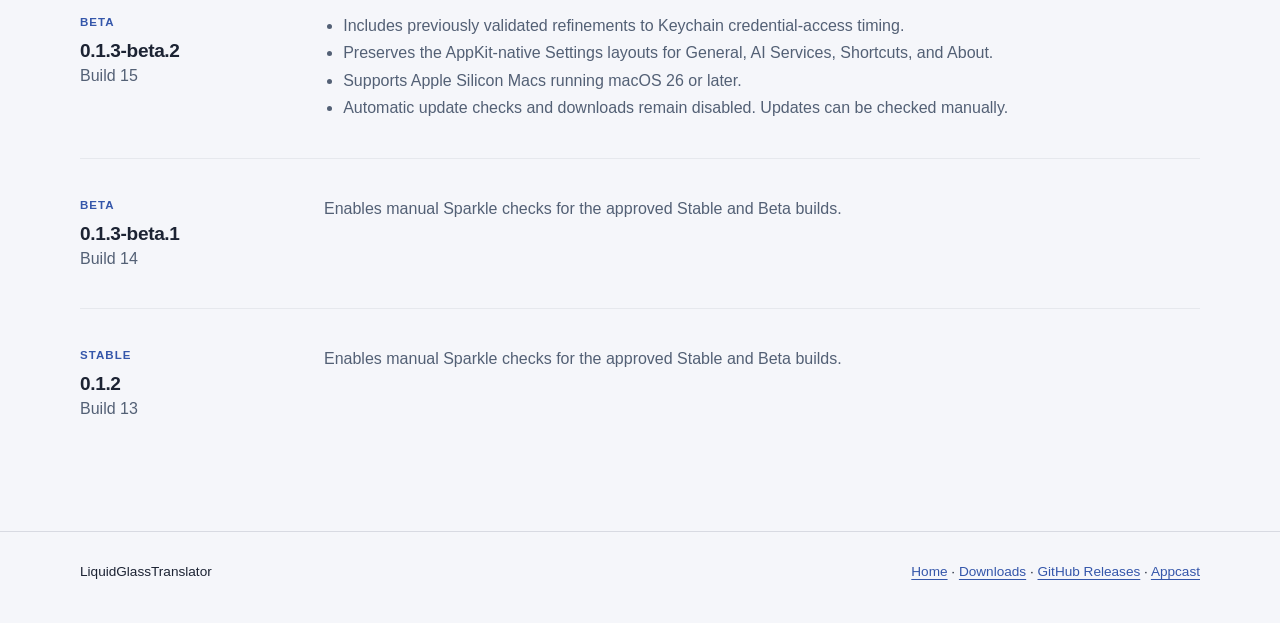
<file: docs/en/changelog/index.html>
<!doctype html>
<html lang="en"><head><meta charset="utf-8"><meta name="viewport" content="width=device-width,initial-scale=1"><meta name="color-scheme" content="light dark"><meta name="description" content="LiquidGlassTranslator changelog"><title>Changelog — LiquidGlassTranslator</title><script src="../../assets/theme-init.js"></script><script defer src="../../assets/controls.js"></script><link rel="stylesheet" href="../../assets/site.css"><link rel="alternate" hreflang="en" href="../../en/changelog/"><link rel="alternate" hreflang="zh-Hans" href="../../zh/changelog/"><link rel="stylesheet" href="../../assets/optical.css"><link rel="icon" type="image/png" sizes="32x32" href="../../assets/favicon-light-32.png"><link rel="apple-touch-icon" sizes="180x180" href="../../assets/apple-touch-icon.png"></head><body><a class="skip" href="#main">Skip to content</a><header class="top"><nav class="wrap"><a class="brand" href="../"><img class="brand-icon" src="../../assets/app-icon-light.png" alt="" width="40" height="40">LiquidGlassTranslator</a><div class="links"><a href="../">Home</a><a href="../#downloads">Downloads</a><a href="./" aria-current="page">Changelog</a><a href="https://github.com/Ssiswent/LiquidGlassTranslator-Releases/releases">GitHub</a></div><div class="nav-tools"><details class="nav-control" id="language-control"><summary aria-label="Language" title="Language"><span class="language-glyph" aria-hidden="true">EN</span></summary><div class="control-menu"><a href="../../zh/changelog/" hreflang="zh" aria-label="简体中文">简体中文<span class="check"></span></a><a href="../../en/changelog/" hreflang="en" aria-label="English" aria-current="page">English<span class="check">✓</span></a></div></details><details class="nav-control" id="appearance-control"><summary aria-label="Appearance" title="Appearance"><span class="appearance-icon" aria-hidden="true"><svg data-mode-icon="system" viewBox="0 0 24 24" fill="none" stroke="currentColor" stroke-width="1.8" stroke-linecap="round" stroke-linejoin="round"><rect x="3.5" y="4.5" width="17" height="12.5" rx="2"/><path d="M8 20h8M12 17v3"/></svg><svg data-mode-icon="light" viewBox="0 0 24 24" fill="none" stroke="currentColor" stroke-width="1.8" stroke-linecap="round"><circle cx="12" cy="12" r="4"/><path d="M12 2v2m0 16v2M4.93 4.93l1.42 1.42m11.3 11.3 1.42 1.42M2 12h2m16 0h2M4.93 19.07l1.42-1.42m11.3-11.3 1.42-1.42"/></svg><svg data-mode-icon="dark" viewBox="0 0 24 24" fill="none" stroke="currentColor" stroke-width="1.8" stroke-linecap="round" stroke-linejoin="round"><path d="M20.3 15.2A8.5 8.5 0 0 1 8.8 3.7 8.5 8.5 0 1 0 20.3 15.2Z"/></svg></span></summary><div class="control-menu"><button type="button" data-mode="system" aria-label="System" aria-pressed="true"><span class="menu-option-main"><svg viewBox="0 0 24 24" fill="none" stroke="currentColor" stroke-width="1.8" stroke-linecap="round" stroke-linejoin="round"><rect x="3.5" y="4.5" width="17" height="12.5" rx="2"/><path d="M8 20h8M12 17v3"/></svg><span class="menu-label">System</span></span><span class="check">✓</span></button><button type="button" data-mode="light" aria-label="Light" aria-pressed="false"><span class="menu-option-main"><svg viewBox="0 0 24 24" fill="none" stroke="currentColor" stroke-width="1.8" stroke-linecap="round"><circle cx="12" cy="12" r="4"/><path d="M12 2v2m0 16v2M4.93 4.93l1.42 1.42m11.3 11.3 1.42 1.42M2 12h2m16 0h2M4.93 19.07l1.42-1.42m11.3-11.3 1.42-1.42"/></svg><span class="menu-label">Light</span></span><span class="check"></span></button><button type="button" data-mode="dark" aria-label="Dark" aria-pressed="false"><span class="menu-option-main"><svg viewBox="0 0 24 24" fill="none" stroke="currentColor" stroke-width="1.8" stroke-linecap="round" stroke-linejoin="round"><path d="M20.3 15.2A8.5 8.5 0 0 1 8.8 3.7 8.5 8.5 0 1 0 20.3 15.2Z"/></svg><span class="menu-label">Dark</span></span><span class="check"></span></button></div></details></div></nav></header><main id="main" class="wrap"><section class="section" id="history"><h2>Changelog</h2><div class="history"><article class="entry"><div><span class="tag">Stable</span><h3><a href="https://github.com/Ssiswent/LiquidGlassTranslator-Releases/releases/tag/v0.1.3">0.1.3</a></h3><p>Build 23 · 2026-11-06</p></div><p>LiquidGlassTranslator 0.1.3 (Build 23) — Stable

What&#x27;s improved
- Expanded text capture across compatible macOS apps. LGT uses Accessibility first and, when it cannot read selected text, attempts a bounded clipboard-based fallback. Validated captured text starts translation without an additional click.
- The clipboard fallback attempts to restore the previous clipboard contents, including common text, rich-text, image and file representations. Restoration is best-effort, not an atomic guarantee.
- Includes the native Settings layout, row alignment and scroll-restoration refinements introduced during the 0.1.3 beta series.
- Retains manual Sparkle update checks; automatic update checks and downloads remain disabled.

Important upgrade information
- As introduced in 0.1.3-beta.4, provider API keys and ChatGPT sign-in credentials use a local encrypted vault. When upgrading from 0.1.2, re-enter OpenAI Compatible, DeepSeek and Gemini API keys and sign in to ChatGPT again. Old Keychain items are not imported or deleted; non-sensitive settings and translation history remain in their existing storage.
- Some apps copy an entire message even when no text is highlighted. If the fallback accepts that copied text, LGT may automatically send it to the selected translation provider.
- Clipboard history utilities may record temporary copies. Concurrent clipboard writers and unusual delayed data providers can prevent complete restoration or cause temporary memory usage.

Compatibility: Apple Silicon (arm64), macOS 26.0 or later.</p></article><article class="entry"><div><span class="tag">Beta</span><h3><a href="https://github.com/Ssiswent/LiquidGlassTranslator-Releases/releases/tag/v0.1.3-beta.9">0.1.3-beta.9</a></h3><p>Build 22 · 2026-11-02</p></div><p>Maintenance candidate for the package-only release validation path. No user-facing app behavior changes are included.

The source changes since Beta 21 improve GitHub API rate-limit handling and post-publish verification recovery, and add a signed package-only validation path. These changes improve release operations; they do not add app features.</p></article><article class="entry"><div><span class="tag">Beta</span><h3><a href="https://github.com/Ssiswent/LiquidGlassTranslator-Releases/releases/tag/v0.1.3-beta.8">0.1.3-beta.8</a></h3><p>Build 21 · 2026-11-01</p></div><p>Fixed first-launch compatibility for the embedded Sparkle framework in the Ad Hoc release build.</p></article><article class="entry"><div><span class="tag">Beta</span><h3><a href="https://github.com/Ssiswent/LiquidGlassTranslator-Releases/releases/tag/v0.1.3-beta.7">0.1.3-beta.7</a></h3><p>Build 20 · 2026-10-31</p></div><p>Maintenance beta release for macOS 26 or later on Apple Silicon. This release contains no user-facing feature changes.</p></article><article class="entry"><div><span class="tag">Beta</span><h3><a href="https://github.com/Ssiswent/LiquidGlassTranslator-Releases/releases/tag/v0.1.3-beta.6">0.1.3-beta.6</a></h3><p>Build 19 · 2026-10-31</p></div><p>Maintenance beta release for macOS 26 or later on Apple Silicon. This release advances the approved Beta19 release profile and keeps the signed update path unchanged.</p></article><article class="entry"><div><span class="tag">Beta</span><h3><a href="https://github.com/Ssiswent/LiquidGlassTranslator-Releases/releases/tag/v0.1.3-beta.4">0.1.3-beta.4</a></h3><p>Build 17 · 2026-10-30</p></div><ul><li>Provider API keys and ChatGPT OAuth credentials now use a local encrypted vault.</li><li>After upgrading, re-enter the OpenAI Compatible, DeepSeek, and Gemini API keys, then sign in to ChatGPT again.</li><li>Existing Keychain items are not read, migrated, or deleted. Non-sensitive preferences and translation history remain in their existing locations.</li></ul></article><article class="entry"><div><span class="tag">Beta</span><h3><a href="https://github.com/Ssiswent/LiquidGlassTranslator-Releases/releases/tag/v0.1.3-beta.3">0.1.3-beta.3</a></h3><p>Build 16 · 2026-10-28</p></div><ul><li>Fixed native Settings title and description spacing and aligned row icons.</li><li>Fixed scroll position restoration when closing and reopening scrollable Settings pages.</li><li>Automatic update checks and downloads remain disabled.</li></ul></article><article class="entry"><div><span class="tag">Beta</span><h3><a href="https://github.com/Ssiswent/LiquidGlassTranslator-Releases/releases/tag/v0.1.3-beta.2">0.1.3-beta.2</a></h3><p>Build 15</p></div><ul><li>Includes previously validated refinements to Keychain credential-access timing.</li><li>Preserves the AppKit-native Settings layouts for General, AI Services, Shortcuts, and About.</li><li>Supports Apple Silicon Macs running macOS 26 or later.</li><li>Automatic update checks and downloads remain disabled. Updates can be checked manually.</li></ul></article><article class="entry"><div><span class="tag">Beta</span><h3><a href="https://github.com/Ssiswent/LiquidGlassTranslator-Releases/releases/tag/v0.1.3-beta.1">0.1.3-beta.1</a></h3><p>Build 14</p></div><p>Enables manual Sparkle checks for the approved Stable and Beta builds.</p></article><article class="entry"><div><span class="tag">Stable</span><h3><a href="https://github.com/Ssiswent/LiquidGlassTranslator-Releases/releases/tag/v0.1.2">0.1.2</a></h3><p>Build 13</p></div><p>Enables manual Sparkle checks for the approved Stable and Beta builds.</p></article></div></section></main><footer><div class="wrap"><span>LiquidGlassTranslator</span><span><a href="../">Home</a> · <a href="../#downloads">Downloads</a> · <a href="https://github.com/Ssiswent/LiquidGlassTranslator-Releases/releases">GitHub Releases</a> · <a href="https://ssiswent.github.io/LiquidGlassTranslator-Releases/appcast.xml">Appcast</a></span></div></footer></body></html>
</file>
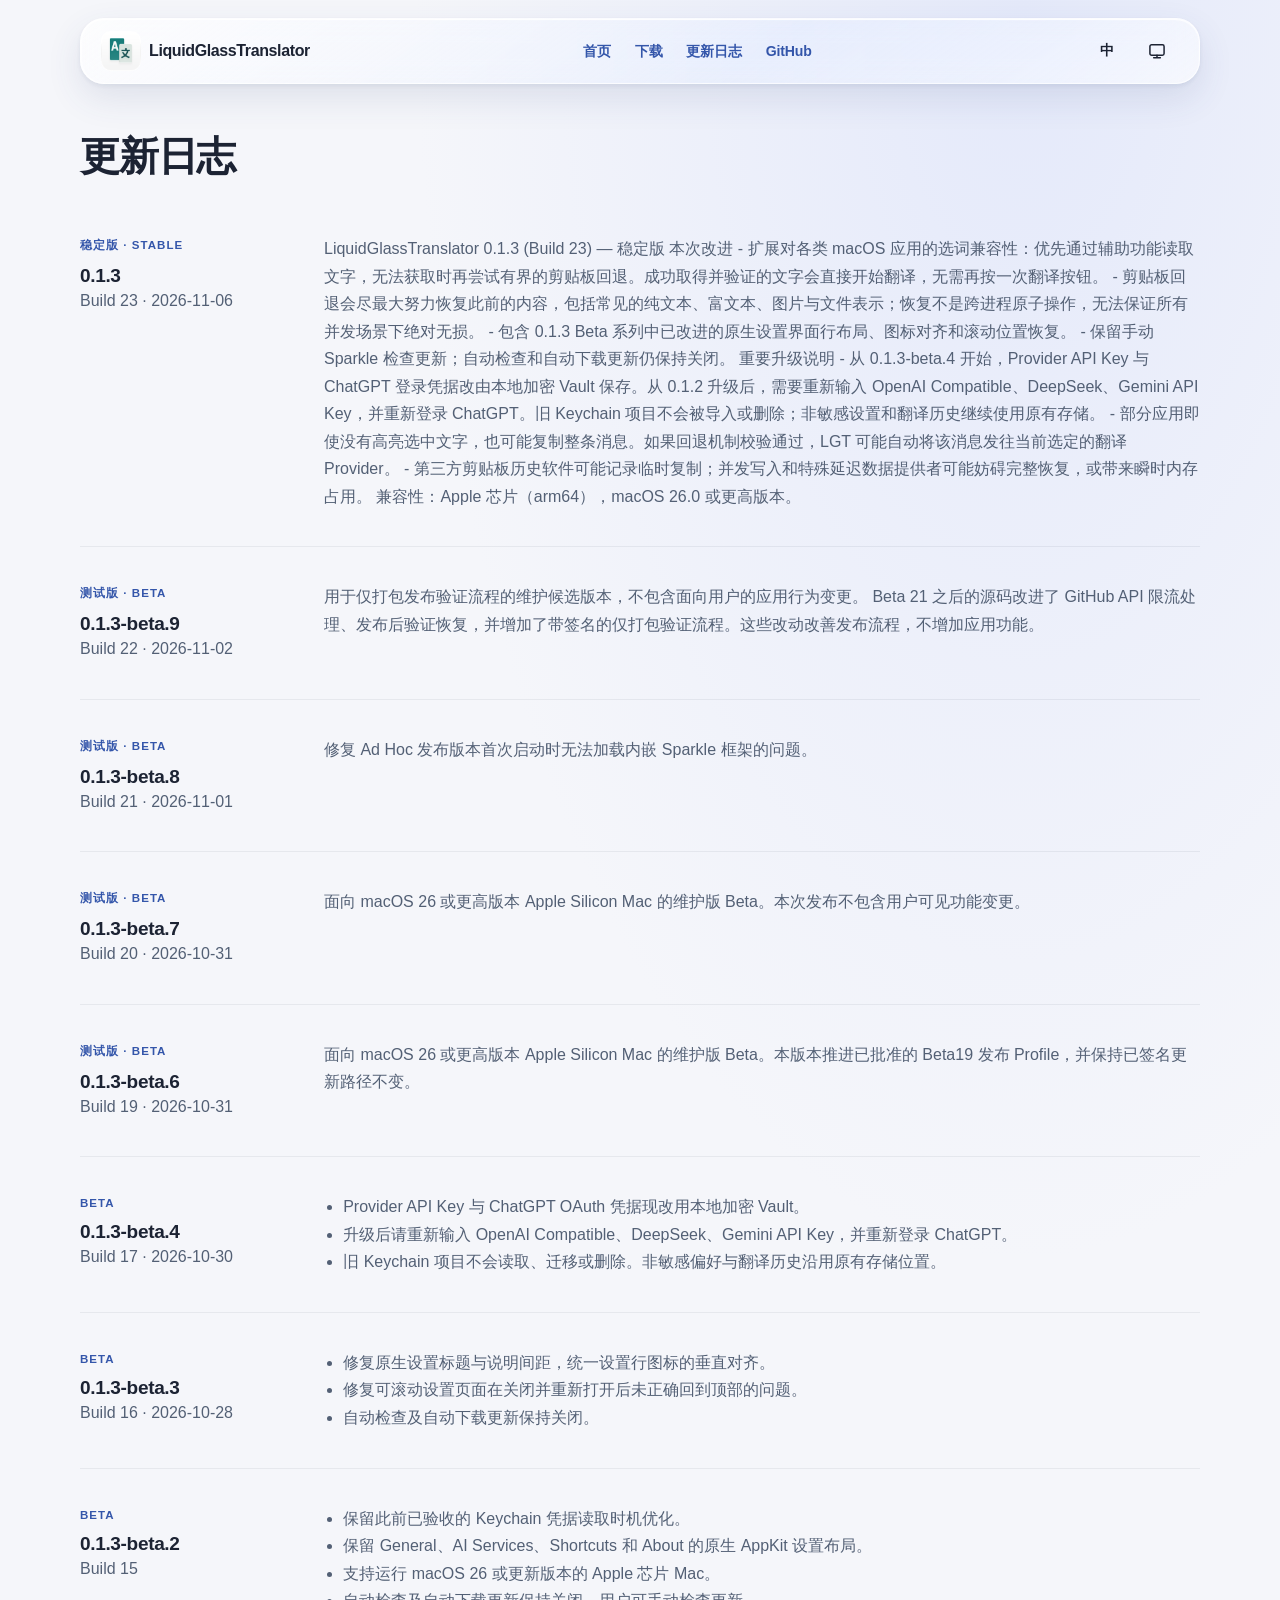
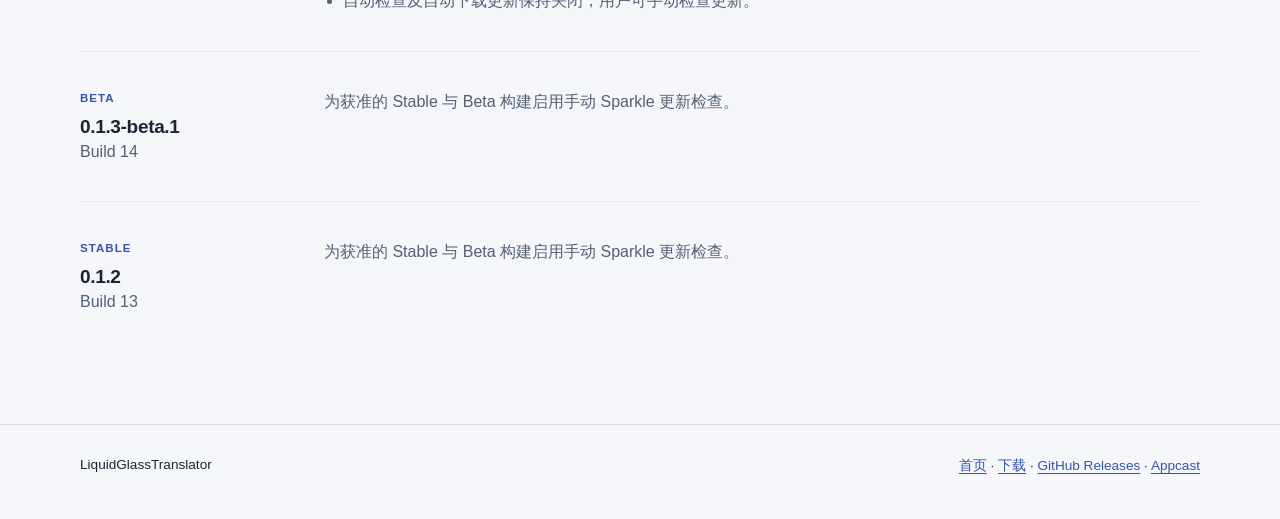
<file: docs/zh/changelog/index.html>
<!doctype html>
<html lang="zh-Hans"><head><meta charset="utf-8"><meta name="viewport" content="width=device-width,initial-scale=1"><meta name="color-scheme" content="light dark"><meta name="description" content="LiquidGlassTranslator 完整更新日志"><title>更新日志 — LiquidGlassTranslator</title><script src="../../assets/theme-init.js"></script><script defer src="../../assets/controls.js"></script><link rel="stylesheet" href="../../assets/site.css"><link rel="alternate" hreflang="en" href="../../en/changelog/"><link rel="alternate" hreflang="zh-Hans" href="../../zh/changelog/"><link rel="stylesheet" href="../../assets/optical.css"><link rel="icon" type="image/png" sizes="32x32" href="../../assets/favicon-light-32.png"><link rel="apple-touch-icon" sizes="180x180" href="../../assets/apple-touch-icon.png"></head><body><a class="skip" href="#main">跳至内容</a><header class="top"><nav class="wrap"><a class="brand" href="../"><img class="brand-icon" src="../../assets/app-icon-light.png" alt="" width="40" height="40">LiquidGlassTranslator</a><div class="links"><a href="../">首页</a><a href="../#downloads">下载</a><a href="./" aria-current="page">更新日志</a><a href="https://github.com/Ssiswent/LiquidGlassTranslator-Releases/releases">GitHub</a></div><div class="nav-tools"><details class="nav-control" id="language-control"><summary aria-label="语言" title="语言"><span class="language-glyph" aria-hidden="true">中</span></summary><div class="control-menu"><a href="../../zh/changelog/" hreflang="zh" aria-label="简体中文" aria-current="page">简体中文<span class="check">✓</span></a><a href="../../en/changelog/" hreflang="en" aria-label="English">English<span class="check"></span></a></div></details><details class="nav-control" id="appearance-control"><summary aria-label="外观" title="外观"><span class="appearance-icon" aria-hidden="true"><svg data-mode-icon="system" viewBox="0 0 24 24" fill="none" stroke="currentColor" stroke-width="1.8" stroke-linecap="round" stroke-linejoin="round"><rect x="3.5" y="4.5" width="17" height="12.5" rx="2"/><path d="M8 20h8M12 17v3"/></svg><svg data-mode-icon="light" viewBox="0 0 24 24" fill="none" stroke="currentColor" stroke-width="1.8" stroke-linecap="round"><circle cx="12" cy="12" r="4"/><path d="M12 2v2m0 16v2M4.93 4.93l1.42 1.42m11.3 11.3 1.42 1.42M2 12h2m16 0h2M4.93 19.07l1.42-1.42m11.3-11.3 1.42-1.42"/></svg><svg data-mode-icon="dark" viewBox="0 0 24 24" fill="none" stroke="currentColor" stroke-width="1.8" stroke-linecap="round" stroke-linejoin="round"><path d="M20.3 15.2A8.5 8.5 0 0 1 8.8 3.7 8.5 8.5 0 1 0 20.3 15.2Z"/></svg></span></summary><div class="control-menu"><button type="button" data-mode="system" aria-label="跟随系统" aria-pressed="true"><span class="menu-option-main"><svg viewBox="0 0 24 24" fill="none" stroke="currentColor" stroke-width="1.8" stroke-linecap="round" stroke-linejoin="round"><rect x="3.5" y="4.5" width="17" height="12.5" rx="2"/><path d="M8 20h8M12 17v3"/></svg><span class="menu-label">跟随系统</span></span><span class="check">✓</span></button><button type="button" data-mode="light" aria-label="浅色" aria-pressed="false"><span class="menu-option-main"><svg viewBox="0 0 24 24" fill="none" stroke="currentColor" stroke-width="1.8" stroke-linecap="round"><circle cx="12" cy="12" r="4"/><path d="M12 2v2m0 16v2M4.93 4.93l1.42 1.42m11.3 11.3 1.42 1.42M2 12h2m16 0h2M4.93 19.07l1.42-1.42m11.3-11.3 1.42-1.42"/></svg><span class="menu-label">浅色</span></span><span class="check"></span></button><button type="button" data-mode="dark" aria-label="深色" aria-pressed="false"><span class="menu-option-main"><svg viewBox="0 0 24 24" fill="none" stroke="currentColor" stroke-width="1.8" stroke-linecap="round" stroke-linejoin="round"><path d="M20.3 15.2A8.5 8.5 0 0 1 8.8 3.7 8.5 8.5 0 1 0 20.3 15.2Z"/></svg><span class="menu-label">深色</span></span><span class="check"></span></button></div></details></div></nav></header><main id="main" class="wrap"><section class="section" id="history"><h2>更新日志</h2><div class="history"><article class="entry"><div><span class="tag">稳定版 · Stable</span><h3><a href="https://github.com/Ssiswent/LiquidGlassTranslator-Releases/releases/tag/v0.1.3">0.1.3</a></h3><p>Build 23 · 2026-11-06</p></div><p>LiquidGlassTranslator 0.1.3 (Build 23) — 稳定版

本次改进
- 扩展对各类 macOS 应用的选词兼容性：优先通过辅助功能读取文字，无法获取时再尝试有界的剪贴板回退。成功取得并验证的文字会直接开始翻译，无需再按一次翻译按钮。
- 剪贴板回退会尽最大努力恢复此前的内容，包括常见的纯文本、富文本、图片与文件表示；恢复不是跨进程原子操作，无法保证所有并发场景下绝对无损。
- 包含 0.1.3 Beta 系列中已改进的原生设置界面行布局、图标对齐和滚动位置恢复。
- 保留手动 Sparkle 检查更新；自动检查和自动下载更新仍保持关闭。

重要升级说明
- 从 0.1.3-beta.4 开始，Provider API Key 与 ChatGPT 登录凭据改由本地加密 Vault 保存。从 0.1.2 升级后，需要重新输入 OpenAI Compatible、DeepSeek、Gemini API Key，并重新登录 ChatGPT。旧 Keychain 项目不会被导入或删除；非敏感设置和翻译历史继续使用原有存储。
- 部分应用即使没有高亮选中文字，也可能复制整条消息。如果回退机制校验通过，LGT 可能自动将该消息发往当前选定的翻译 Provider。
- 第三方剪贴板历史软件可能记录临时复制；并发写入和特殊延迟数据提供者可能妨碍完整恢复，或带来瞬时内存占用。

兼容性：Apple 芯片（arm64），macOS 26.0 或更高版本。</p></article><article class="entry"><div><span class="tag">测试版 · Beta</span><h3><a href="https://github.com/Ssiswent/LiquidGlassTranslator-Releases/releases/tag/v0.1.3-beta.9">0.1.3-beta.9</a></h3><p>Build 22 · 2026-11-02</p></div><p>用于仅打包发布验证流程的维护候选版本，不包含面向用户的应用行为变更。

Beta 21 之后的源码改进了 GitHub API 限流处理、发布后验证恢复，并增加了带签名的仅打包验证流程。这些改动改善发布流程，不增加应用功能。</p></article><article class="entry"><div><span class="tag">测试版 · Beta</span><h3><a href="https://github.com/Ssiswent/LiquidGlassTranslator-Releases/releases/tag/v0.1.3-beta.8">0.1.3-beta.8</a></h3><p>Build 21 · 2026-11-01</p></div><p>修复 Ad Hoc 发布版本首次启动时无法加载内嵌 Sparkle 框架的问题。</p></article><article class="entry"><div><span class="tag">测试版 · Beta</span><h3><a href="https://github.com/Ssiswent/LiquidGlassTranslator-Releases/releases/tag/v0.1.3-beta.7">0.1.3-beta.7</a></h3><p>Build 20 · 2026-10-31</p></div><p>面向 macOS 26 或更高版本 Apple Silicon Mac 的维护版 Beta。本次发布不包含用户可见功能变更。</p></article><article class="entry"><div><span class="tag">测试版 · Beta</span><h3><a href="https://github.com/Ssiswent/LiquidGlassTranslator-Releases/releases/tag/v0.1.3-beta.6">0.1.3-beta.6</a></h3><p>Build 19 · 2026-10-31</p></div><p>面向 macOS 26 或更高版本 Apple Silicon Mac 的维护版 Beta。本版本推进已批准的 Beta19 发布 Profile，并保持已签名更新路径不变。</p></article><article class="entry"><div><span class="tag">Beta</span><h3><a href="https://github.com/Ssiswent/LiquidGlassTranslator-Releases/releases/tag/v0.1.3-beta.4">0.1.3-beta.4</a></h3><p>Build 17 · 2026-10-30</p></div><ul><li>Provider API Key 与 ChatGPT OAuth 凭据现改用本地加密 Vault。</li><li>升级后请重新输入 OpenAI Compatible、DeepSeek、Gemini API Key，并重新登录 ChatGPT。</li><li>旧 Keychain 项目不会读取、迁移或删除。非敏感偏好与翻译历史沿用原有存储位置。</li></ul></article><article class="entry"><div><span class="tag">Beta</span><h3><a href="https://github.com/Ssiswent/LiquidGlassTranslator-Releases/releases/tag/v0.1.3-beta.3">0.1.3-beta.3</a></h3><p>Build 16 · 2026-10-28</p></div><ul><li>修复原生设置标题与说明间距，统一设置行图标的垂直对齐。</li><li>修复可滚动设置页面在关闭并重新打开后未正确回到顶部的问题。</li><li>自动检查及自动下载更新保持关闭。</li></ul></article><article class="entry"><div><span class="tag">Beta</span><h3><a href="https://github.com/Ssiswent/LiquidGlassTranslator-Releases/releases/tag/v0.1.3-beta.2">0.1.3-beta.2</a></h3><p>Build 15</p></div><ul><li>保留此前已验收的 Keychain 凭据读取时机优化。</li><li>保留 General、AI Services、Shortcuts 和 About 的原生 AppKit 设置布局。</li><li>支持运行 macOS 26 或更新版本的 Apple 芯片 Mac。</li><li>自动检查及自动下载更新保持关闭，用户可手动检查更新。</li></ul></article><article class="entry"><div><span class="tag">Beta</span><h3><a href="https://github.com/Ssiswent/LiquidGlassTranslator-Releases/releases/tag/v0.1.3-beta.1">0.1.3-beta.1</a></h3><p>Build 14</p></div><p>为获准的 Stable 与 Beta 构建启用手动 Sparkle 更新检查。</p></article><article class="entry"><div><span class="tag">Stable</span><h3><a href="https://github.com/Ssiswent/LiquidGlassTranslator-Releases/releases/tag/v0.1.2">0.1.2</a></h3><p>Build 13</p></div><p>为获准的 Stable 与 Beta 构建启用手动 Sparkle 更新检查。</p></article></div></section></main><footer><div class="wrap"><span>LiquidGlassTranslator</span><span><a href="../">首页</a> · <a href="../#downloads">下载</a> · <a href="https://github.com/Ssiswent/LiquidGlassTranslator-Releases/releases">GitHub Releases</a> · <a href="https://ssiswent.github.io/LiquidGlassTranslator-Releases/appcast.xml">Appcast</a></span></div></footer></body></html>
</file>
<file: docs/assets/site.css>
:root{color-scheme:light dark;font-family:-apple-system,BlinkMacSystemFont,"SF Pro Text","PingFang SC","Microsoft YaHei",sans-serif;--bg:#f5f6fa;--ink:#1c2333;--muted:#536075;--panel:rgba(255,255,255,.78);--line:rgba(41,54,82,.14);--accent:#3456aa;--button:#263b73}*{box-sizing:border-box}html{scroll-behavior:smooth}body{margin:0;background:radial-gradient(ellipse at 80% 0%,#e4e9fa,transparent 42%),var(--bg);color:var(--ink)}a{color:var(--accent);text-underline-offset:.2em}a:focus-visible{outline:3px solid #668de8;outline-offset:4px;border-radius:4px}.wrap{width:min(1120px,calc(100% - 48px));margin:auto}.top{border-bottom:1px solid var(--line)}nav{display:flex;align-items:center;justify-content:space-between;gap:20px;min-height:76px;flex-wrap:wrap}nav a{font-size:.88rem;text-decoration:none;font-weight:600}.brand{font-size:1rem;letter-spacing:-.03em;color:var(--ink)}.links{display:flex;gap:22px;align-items:center;flex-wrap:wrap}.hero{padding:110px 0 80px;max-width:820px}.eyebrow{font-size:.76rem;font-weight:700;letter-spacing:.13em;text-transform:uppercase;color:var(--accent)}h1{font-size:clamp(2.7rem,7vw,5.8rem);letter-spacing:-.065em;line-height:1.02;margin:20px 0}h2{font-size:clamp(1.8rem,4vw,2.8rem);letter-spacing:-.045em;margin:0 0 18px}h3{margin:0;font-size:1.2rem}p,li{line-height:1.75;color:var(--muted)}.lead{font-size:clamp(1.08rem,2vw,1.3rem);max-width:650px}.actions{display:flex;gap:12px;flex-wrap:wrap;margin-top:28px}.btn{display:inline-flex;align-items:center;justify-content:center;border-radius:999px;padding:13px 20px;text-decoration:none;font-size:.9rem;font-weight:650;border:1px solid var(--line);background:var(--panel);color:var(--ink)}.primary{background:var(--button);color:white}.section{padding:48px 0 72px}.sectionhead{max-width:640px;margin-bottom:26px}.grid{display:grid;grid-template-columns:repeat(2,minmax(0,1fr));gap:16px}.card{background:var(--panel);border:1px solid var(--line);border-radius:22px;padding:28px;box-shadow:0 12px 36px rgba(44,58,90,.05)}.tag{display:inline-block;font-size:.72rem;font-weight:700;letter-spacing:.06em;text-transform:uppercase;color:var(--accent);margin-bottom:12px}.version{font-size:1.55rem;font-weight:700;letter-spacing:-.04em}.meta{font-size:.86rem}.history{border-top:0}.entry{display:grid;grid-template-columns:220px 1fr;gap:24px;padding:36px 0;border-bottom:1px solid var(--line);border-bottom:1px solid color-mix(in srgb,var(--line) 52%,transparent)}.entry:last-child{border-bottom:0}.entry ul{margin:0;padding-left:1.2em}.entry p{margin:0}.support{max-width:780px}footer{border-top:1px solid var(--line);padding:32px 0 44px;font-size:.85rem}footer .wrap{display:flex;justify-content:space-between;gap:20px;flex-wrap:wrap}.skip{position:absolute;left:-9999px}.skip:focus{left:20px;top:10px;background:var(--panel);z-index:2}@media(max-width:640px){.wrap{width:calc(100% - 32px)}nav{padding:16px 0}.links{gap:13px}.hero{padding:70px 0 55px}.grid{grid-template-columns:1fr}.entry{grid-template-columns:1fr;gap:10px;padding:28px 0}.card{padding:24px}.section{padding:34px 0 54px}}html[data-theme="dark"]{--bg:#10141e;--ink:#eef1f8;--muted:#b7c1d2;--panel:rgba(36,43,59,.83);--line:rgba(220,230,255,.14);--accent:#a9bdf7;--button:#536fb6}html[data-theme="dark"] body{background:radial-gradient(ellipse at 80% 0%,#242e4a,transparent 42%),var(--bg)}@media(prefers-color-scheme:dark){html:not([data-theme]){--bg:#10141e;--ink:#eef1f8;--muted:#b7c1d2;--panel:rgba(36,43,59,.83);--line:rgba(220,230,255,.14);--accent:#a9bdf7;--button:#536fb6}html:not([data-theme]) body{background:radial-gradient(ellipse at 80% 0%,#242e4a,transparent 42%),var(--bg)}}@media(prefers-reduced-motion:reduce){html{scroll-behavior:auto}*{transition:none!important;animation:none!important}}
:lang(zh-Hans) .hero h1{font-size:clamp(2.6rem,6vw,4.7rem);line-height:1.12;letter-spacing:-.04em}h1{overflow-wrap:anywhere}.entry h3 a{color:inherit;text-decoration:none}.entry h3 a:hover{text-decoration:underline}.btn:hover{filter:brightness(.95)}
:root .product-title{font-size:clamp(1.85rem,7vw,5.8rem);overflow-wrap:normal;word-break:normal}
.download-actions{display:flex;flex-wrap:wrap;gap:20px;margin-top:22px}.download-actions .btn{min-height:44px}@media(max-width:640px){.download-actions{gap:16px}}

/* Typography refinement: local font faces only, with CJK fallback. */
html{font-family:"Avenir Next",Avenir,"SF Pro Text","PingFang SC",-apple-system,BlinkMacSystemFont,"Segoe UI",sans-serif;font-weight:400;text-rendering:optimizeLegibility}
html:lang(zh-Hans){font-family:"PingFang SC","Avenir Next","SF Pro Text",-apple-system,BlinkMacSystemFont,"Microsoft YaHei",sans-serif}
body{font-size:1rem;-webkit-font-smoothing:antialiased}
h1,h2,h3,.version{font-family:"Avenir Next","SF Pro Display","PingFang SC",-apple-system,BlinkMacSystemFont,sans-serif;font-weight:700}
html:lang(zh-Hans) h1,html:lang(zh-Hans) h2,html:lang(zh-Hans) h3{font-family:"PingFang SC","Avenir Next","SF Pro Display",-apple-system,sans-serif;font-weight:650}
h1{font-size:clamp(2.75rem,5.8vw,4.9rem);line-height:1.1;letter-spacing:-.045em}
html:lang(zh-Hans) .hero h1{font-size:clamp(2.6rem,5.65vw,4.35rem);line-height:1.18;letter-spacing:-.035em}
h2{font-size:clamp(1.8rem,3.1vw,2.48rem);line-height:1.24;letter-spacing:-.03em}
h3{font-size:1.19rem;letter-spacing:-.018em}
p,li{line-height:1.72}
.lead{font-size:clamp(1.08rem,1.8vw,1.24rem);line-height:1.58}
.brand{font-weight:700;letter-spacing:-.024em}
.btn{font-weight:600;letter-spacing:0;font-size:.89rem}
nav a{font-weight:600;letter-spacing:-.012em}
.tag,.eyebrow{font-weight:700;letter-spacing:.09em}
.version{font-weight:700;letter-spacing:-.03em}
</file>
<file: docs/assets/optical.css>
/* Optical surfaces are an illustration, not a screenshot of the app. */
.top{border:0;padding-top:18px}.top nav{min-height:64px;padding:10px 20px;border:1px solid rgba(255,255,255,.7);border-radius:24px;background:linear-gradient(145deg,rgba(255,255,255,.72),rgba(228,237,255,.38) 60%,rgba(255,255,255,.58));box-shadow:inset 0 1px 1px rgba(255,255,255,.95),inset 1px 0 0 rgba(255,255,255,.55),0 14px 35px rgba(54,72,120,.12),0 2px 5px rgba(54,72,120,.08);backdrop-filter:blur(14px) saturate(1.18);-webkit-backdrop-filter:blur(14px) saturate(1.18)}
.links{gap:2px}.links a{display:inline-flex;align-items:center;min-height:44px;border-radius:999px;padding:8px 11px;transition:background .2s ease,box-shadow .2s ease}.links a:focus-visible{outline:3px solid #668de8;outline-offset:2px}.links a:active{background:rgba(114,143,202,.18)}@media(hover:hover) and (pointer:fine){.links a:hover{background:rgba(255,255,255,.45);box-shadow:inset 0 1px 1px rgba(255,255,255,.8)}}
.hero{position:relative;max-width:none;min-height:470px}.hero>h1,.hero>.lead,.hero>p,.hero>.actions,.hero>.eyebrow{position:relative;z-index:2;max-width:59%}.hero .actions{max-width:650px}.hero-art{position:absolute;right:0;top:48%;transform:translateY(-50%);width:min(39%,400px);aspect-ratio:1;pointer-events:none;isolation:isolate}
.hero-art:before{content:"";position:absolute;inset:4%;border-radius:50%;background:radial-gradient(ellipse at 25% 30%,rgba(106,193,233,.48),transparent 48%),radial-gradient(ellipse at 72% 68%,rgba(117,117,222,.42),transparent 52%),radial-gradient(ellipse at 53% 46%,rgba(248,196,203,.45),transparent 56%);filter:blur(17px)}
.glass-orbit{position:absolute;inset:8%;border:1px solid rgba(255,255,255,.75);border-radius:50%;transform:rotate(-18deg);background:linear-gradient(135deg,rgba(255,255,255,.28),rgba(195,220,255,.05) 44%,rgba(255,255,255,.32));box-shadow:inset 0 2px 5px rgba(255,255,255,.8),inset 0 -10px 20px rgba(102,131,186,.15),0 20px 40px rgba(76,102,148,.13)}
.glass-lens{position:absolute;inset:22% 13%;display:flex;align-items:center;justify-content:center;gap:20px;border-radius:36px;border:1px solid rgba(255,255,255,.8);background:linear-gradient(148deg,rgba(255,255,255,.52),rgba(219,234,255,.20) 40%,rgba(255,255,255,.38));box-shadow:inset 0 2px 3px rgba(255,255,255,.9),inset 0 -2px 5px rgba(83,119,177,.22),inset 8px 0 18px rgba(255,255,255,.18),0 20px 48px rgba(55,80,137,.20);backdrop-filter:blur(7px) saturate(1.2);-webkit-backdrop-filter:blur(7px) saturate(1.2)}
.glass-lens:before{content:"";position:absolute;inset:8px;border:1px solid rgba(255,255,255,.28);border-radius:28px}.glass-lens span{font-size:clamp(2.1rem,4vw,3.4rem);font-weight:600;letter-spacing:-.06em;color:#334a79;text-shadow:0 1px 0 rgba(255,255,255,.75)}.glass-lens small{font-size:1.8rem;color:#6484c1}
.btn{box-shadow:inset 0 1px rgba(255,255,255,.8),0 5px 12px rgba(51,68,112,.08);transition:transform .18s ease,box-shadow .18s ease,filter .18s ease}.btn:hover{transform:translateY(-2px);box-shadow:inset 0 1px rgba(255,255,255,.8),0 9px 18px rgba(51,68,112,.18)}.btn.primary{box-shadow:inset 0 1px rgba(255,255,255,.3),0 7px 18px rgba(35,60,122,.24)}
html[data-theme="dark"] .top nav{background:linear-gradient(145deg,rgba(83,98,132,.47),rgba(31,41,62,.73) 55%,rgba(69,83,112,.45));border-color:rgba(204,222,255,.24);box-shadow:inset 0 1px 1px rgba(232,241,255,.28),inset 0 -1px rgba(4,10,26,.5),0 14px 35px rgba(0,0,0,.26)}html[data-theme="dark"] .hero-art:before{opacity:.72}html[data-theme="dark"] .glass-orbit{border-color:rgba(209,229,255,.36);background:linear-gradient(135deg,rgba(211,235,255,.17),rgba(81,103,157,.07) 44%,rgba(214,223,255,.16));box-shadow:inset 0 2px 5px rgba(229,241,255,.35),inset 0 -10px 20px rgba(3,9,33,.34),0 20px 40px rgba(0,0,0,.25)}html[data-theme="dark"] .glass-lens{border-color:rgba(232,242,255,.46);background:linear-gradient(145deg,rgba(202,227,255,.25),rgba(86,111,158,.18) 45%,rgba(190,210,255,.22));box-shadow:inset 0 2px 3px rgba(244,250,255,.6),inset 0 -3px 6px rgba(3,8,26,.45),0 24px 48px rgba(0,0,0,.32)}html[data-theme="dark"] .glass-lens span{color:#f2f6ff;text-shadow:0 2px 8px rgba(6,17,43,.45)}html[data-theme="dark"] .glass-lens small{color:#c4d6ff}@media(prefers-color-scheme:dark){html:not([data-theme]) .top nav{background:linear-gradient(145deg,rgba(83,98,132,.47),rgba(31,41,62,.73) 55%,rgba(69,83,112,.45));border-color:rgba(204,222,255,.24);box-shadow:inset 0 1px 1px rgba(232,241,255,.28),inset 0 -1px rgba(4,10,26,.5),0 14px 35px rgba(0,0,0,.26)}html:not([data-theme]) .hero-art:before{opacity:.72}html:not([data-theme]) .glass-orbit{border-color:rgba(209,229,255,.36);background:linear-gradient(135deg,rgba(211,235,255,.17),rgba(81,103,157,.07) 44%,rgba(214,223,255,.16));box-shadow:inset 0 2px 5px rgba(229,241,255,.35),inset 0 -10px 20px rgba(3,9,33,.34),0 20px 40px rgba(0,0,0,.25)}html:not([data-theme]) .glass-lens{border-color:rgba(232,242,255,.46);background:linear-gradient(145deg,rgba(202,227,255,.25),rgba(86,111,158,.18) 45%,rgba(190,210,255,.22));box-shadow:inset 0 2px 3px rgba(244,250,255,.6),inset 0 -3px 6px rgba(3,8,26,.45),0 24px 48px rgba(0,0,0,.32)}html:not([data-theme]) .glass-lens span{color:#f2f6ff;text-shadow:0 2px 8px rgba(6,17,43,.45)}html:not([data-theme]) .glass-lens small{color:#c4d6ff}}
@media(max-width:900px){.hero{padding-top:65px;min-height:0}.hero>h1,.hero>.lead,.hero>p,.hero>.actions,.hero>.eyebrow{max-width:none}.hero-art{position:relative;top:auto;right:auto;transform:none;width:min(70%,320px);margin:14px auto 0}.hero .actions{max-width:none}}
@media(max-width:640px){.top{padding-top:12px}.top nav{padding:14px 16px;gap:12px;border-radius:22px}.links{gap:0 2px}.links a{padding:8px 10px}.hero-art{width:min(76%,290px)}}
@media(prefers-reduced-transparency:reduce){.top nav,.glass-lens{backdrop-filter:none;-webkit-backdrop-filter:none;background:var(--panel)}}
.hero .product-title{font-size:clamp(2.05rem,4.3vw,4rem);letter-spacing:-.048em}
.brand{display:inline-flex;align-items:center;gap:8px}.brand-icon{display:block;width:40px;height:40px;flex:none}.hero-icon{position:absolute;z-index:1;width:52%;height:auto;left:24%;top:24%;filter:drop-shadow(0 15px 18px rgba(36,58,98,.23))}@media(max-width:640px){.brand-icon{width:36px;height:36px}.hero-icon{width:46%;left:27%;top:27%}}
/* Keep the footer in document flow while filling short viewports. */
body{min-height:100vh;min-height:100dvh;display:flex;flex-direction:column}main{flex:1 0 auto}footer{padding-bottom:max(44px,env(safe-area-inset-bottom))}.section[id]{scroll-margin-top:20px}.card{display:flex;flex-direction:column}.card .download-actions{margin-top:auto;padding-top:22px}.btn:active{transform:translateY(0);filter:brightness(.9)}

@media(hover:hover) and (pointer:fine){html[data-theme="dark"] .links a:hover{background:rgba(218,231,255,.12);box-shadow:inset 0 1px 1px rgba(235,244,255,.2)}@media(prefers-color-scheme:dark){html:not([data-theme]) .links a:hover{background:rgba(218,231,255,.12);box-shadow:inset 0 1px 1px rgba(235,244,255,.2)}}}
@media(max-width:375px){:lang(zh-Hans) .links{display:grid;grid-template-columns:repeat(3,max-content)}}
.nav-tools{display:flex;align-items:center;gap:4px}.nav-control{position:relative}.nav-control summary{list-style:none;display:grid;place-items:center;width:44px;height:44px;border-radius:50%;cursor:pointer;color:var(--ink);font-size:.9rem;font-weight:700}.nav-control summary::-webkit-details-marker{display:none}.nav-control summary:focus-visible,.nav-control button:focus-visible,.nav-control a:focus-visible{outline:3px solid #668de8;outline-offset:2px}.nav-control[open] summary{background:rgba(115,150,215,.18)}.control-menu{position:absolute;z-index:10;right:0;top:calc(100% + 8px);width:168px;padding:6px;background:var(--panel);border:1px solid var(--line);border-radius:16px;box-shadow:0 12px 36px rgba(0,0,0,.18);backdrop-filter:blur(18px);-webkit-backdrop-filter:blur(18px)}.control-menu a,.control-menu button{display:flex;align-items:center;justify-content:space-between;width:100%;min-height:44px;padding:8px 10px;border:0;border-radius:9px;background:transparent;color:var(--ink);font:inherit;text-decoration:none;text-align:left;cursor:pointer}.control-menu .check{margin-left:12px;color:var(--accent)}@media(hover:hover) and (pointer:fine){.nav-control summary:hover,.control-menu a:hover,.control-menu button:hover{background:rgba(125,155,210,.16)}}@media(max-width:640px){.top nav{position:relative}.nav-tools{position:absolute;right:12px;top:12px}.brand{max-width:calc(100% - 92px)}.control-menu{max-width:calc(100vw - 48px)}}
.top{position:relative;z-index:10}

/* Accessible icon-only selectors with comfortable glass-menu spacing. */
.appearance-icon{display:inline-flex;align-items:center;justify-content:center;width:20px;height:20px}
.appearance-icon svg{display:none;width:20px;height:20px}
html[data-appearance-mode="system"] .appearance-icon svg[data-mode-icon="system"],
html[data-appearance-mode="light"] .appearance-icon svg[data-mode-icon="light"],
html[data-appearance-mode="dark"] .appearance-icon svg[data-mode-icon="dark"],
html:not([data-appearance-mode]) .appearance-icon svg[data-mode-icon="system"]{display:block}
.language-glyph{display:inline-flex;justify-content:center;align-items:center;min-width:20px;font-size:.87rem;font-weight:700;letter-spacing:-.025em}
.nav-tools{gap:6px}
.nav-control summary{font-size:.95rem}
.control-menu{width:206px;padding:7px;border-radius:17px}
.control-menu a,.control-menu button{gap:12px;min-height:46px;padding:10px 12px;font-size:.92rem;font-weight:550;line-height:1.3;border-radius:11px}
.menu-option-main{display:inline-flex;align-items:center;gap:13px;min-width:0;flex:1}
.menu-option-main svg{display:block;flex:none;width:19px;height:19px}
.menu-option-main .menu-label{white-space:nowrap}
.control-menu .check{display:inline-flex;min-width:16px;align-items:center;justify-content:center;margin-left:auto;flex:none}
.nav-control summary:active,.control-menu button:active,.control-menu a:active{background:rgba(125,155,210,.2)}
@media(max-width:640px){.control-menu{max-width:min(206px,calc(100vw - 32px))}}
</file>
